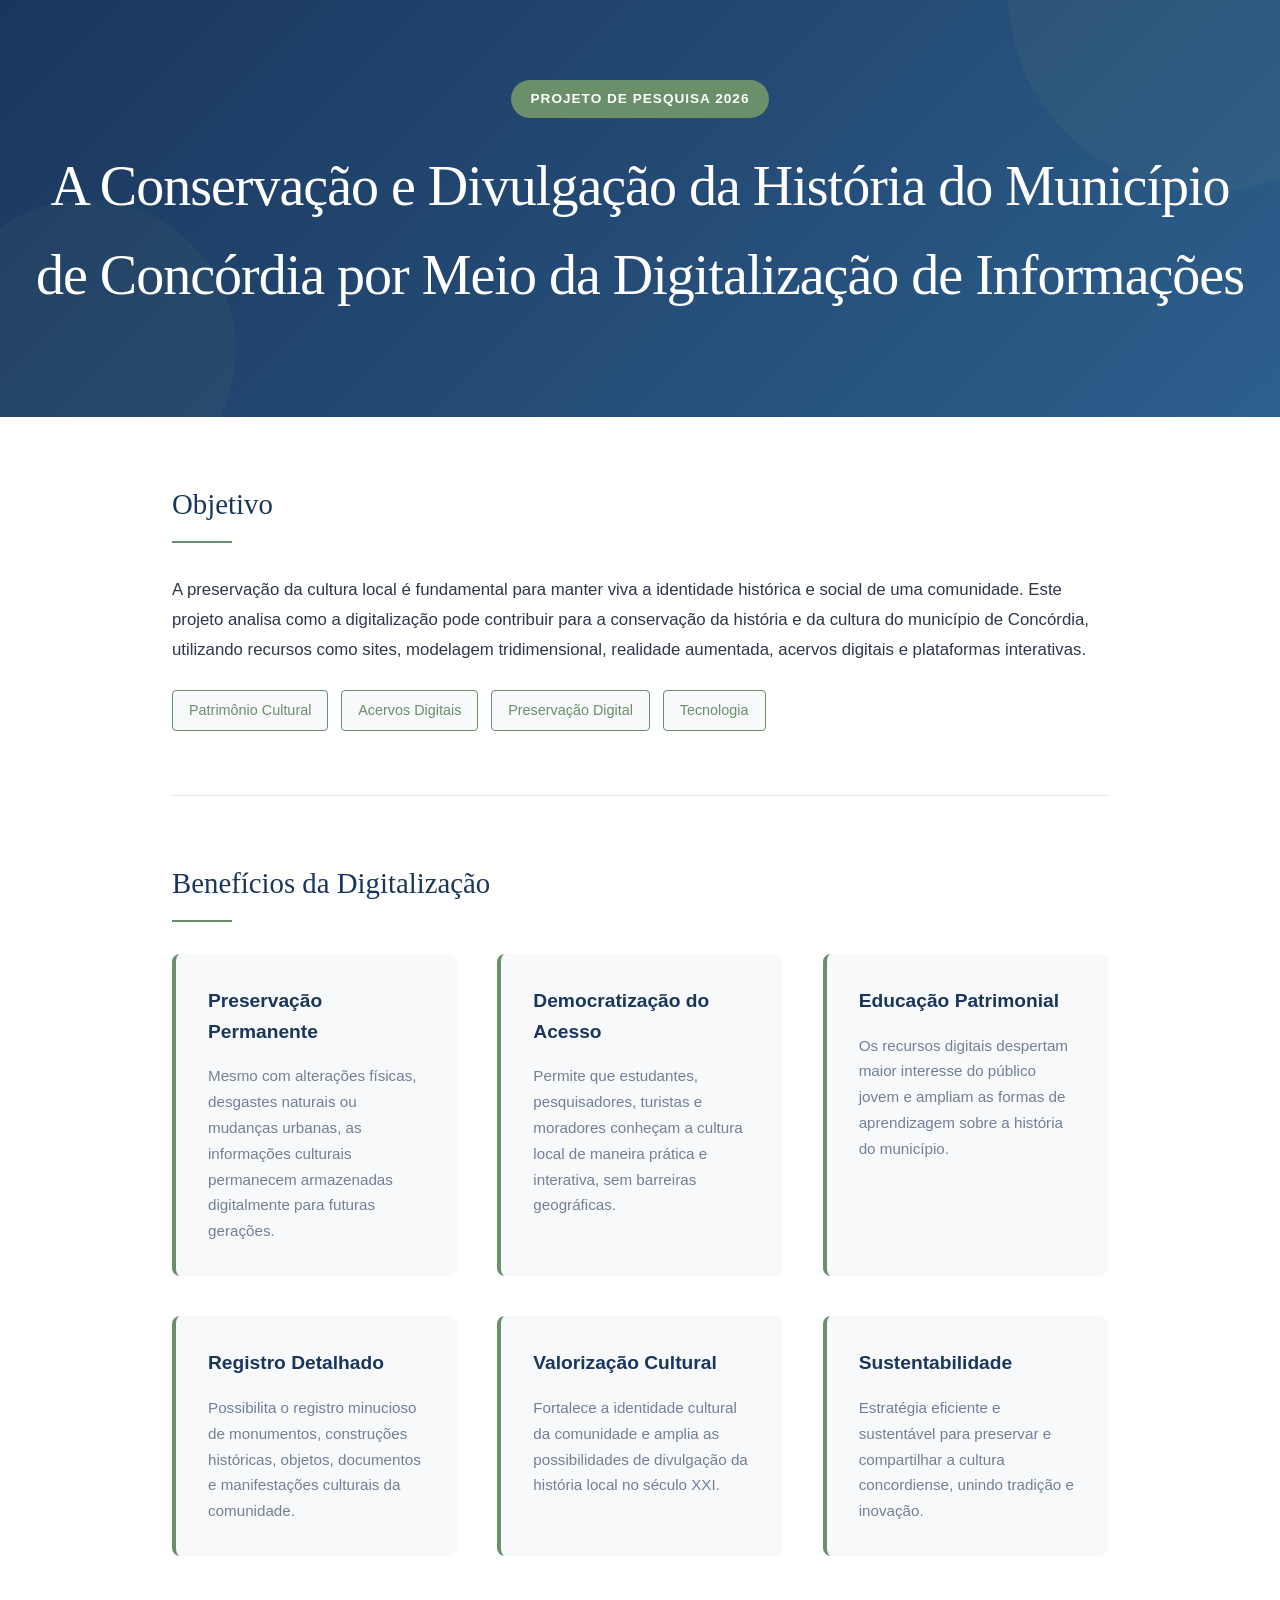
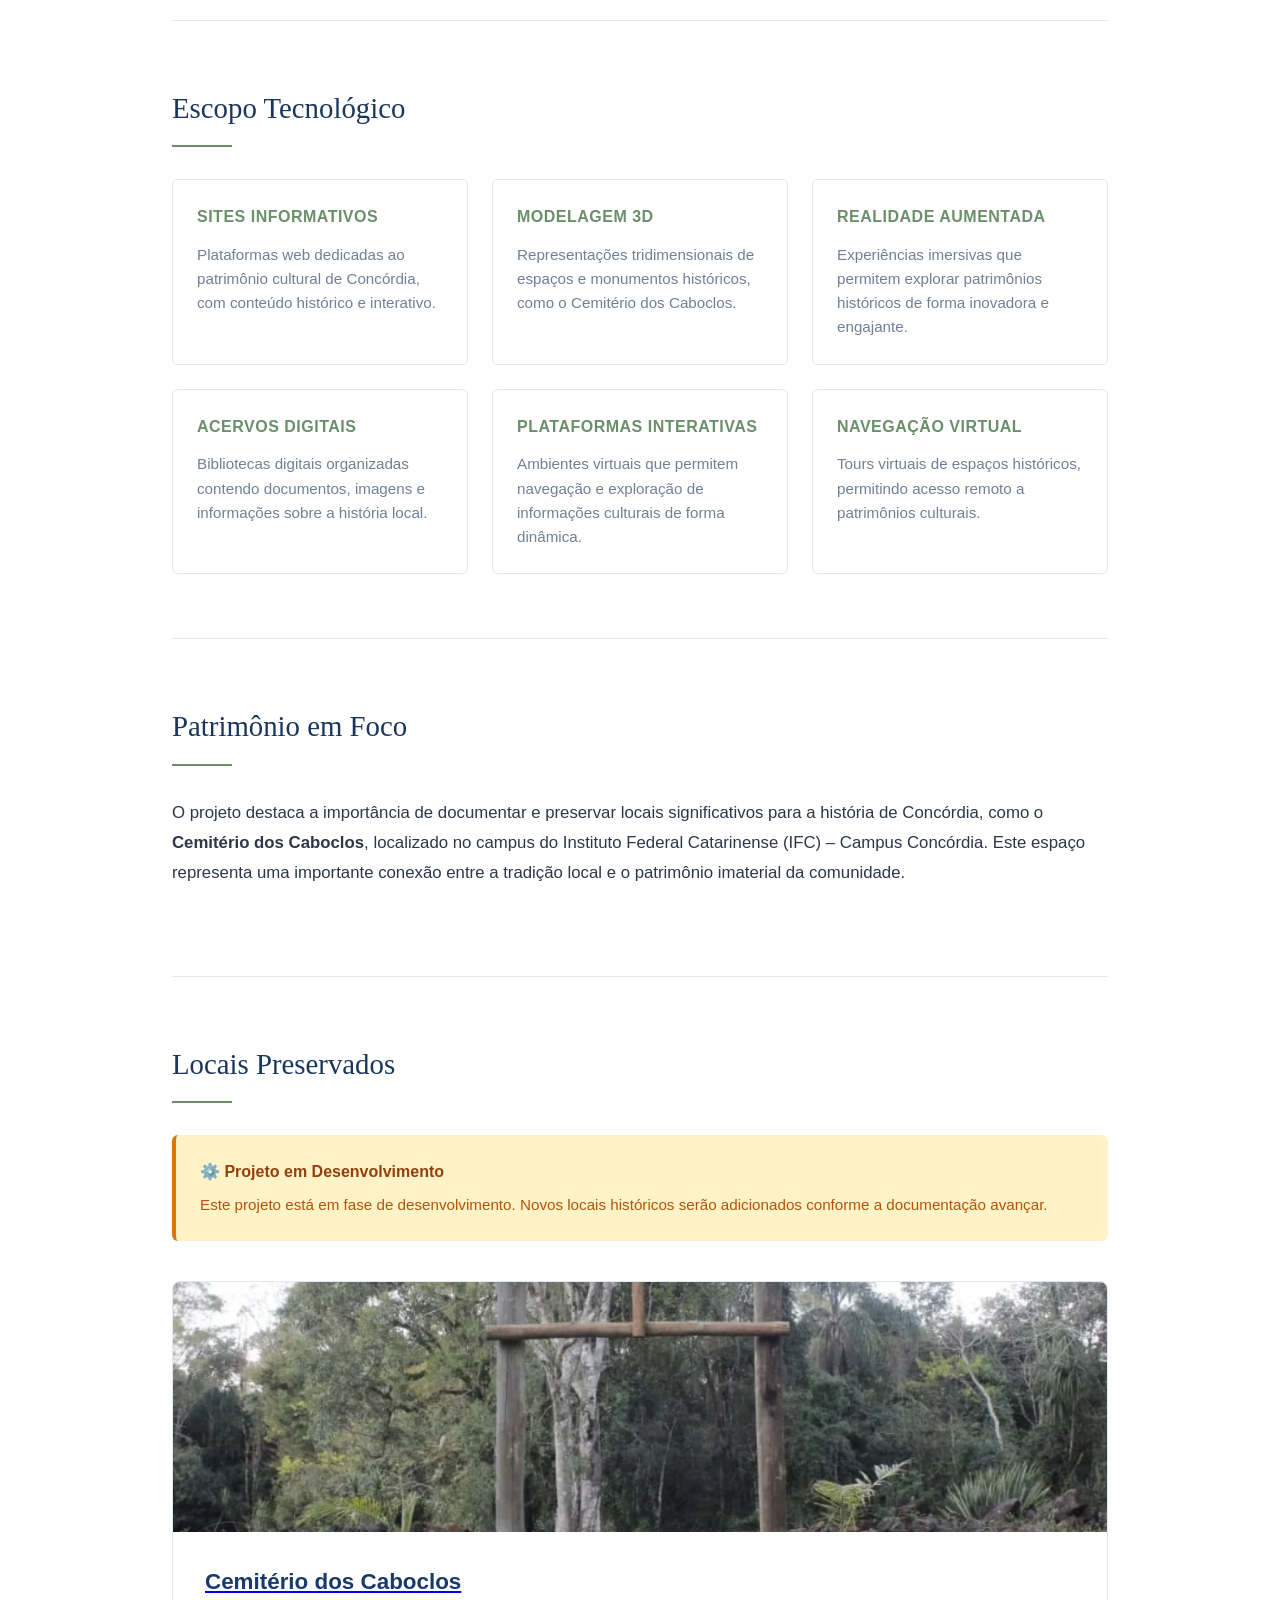
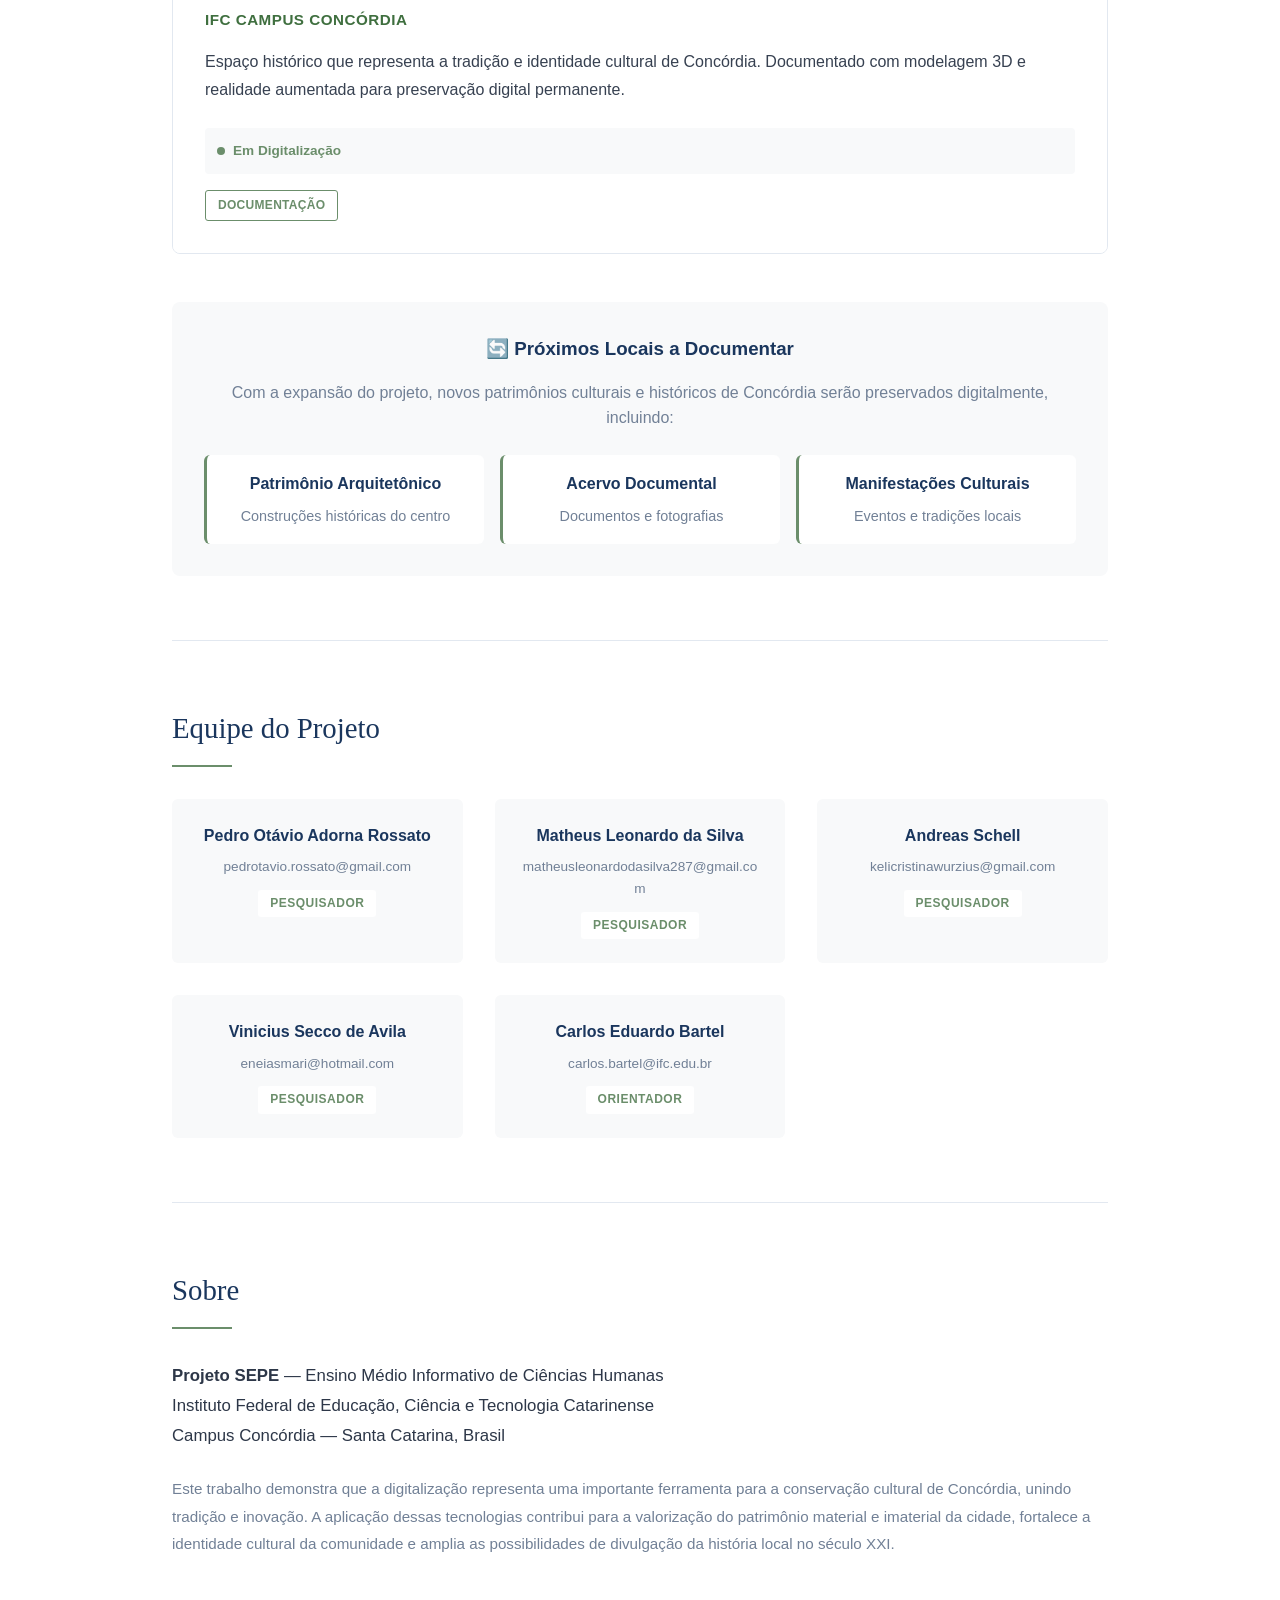
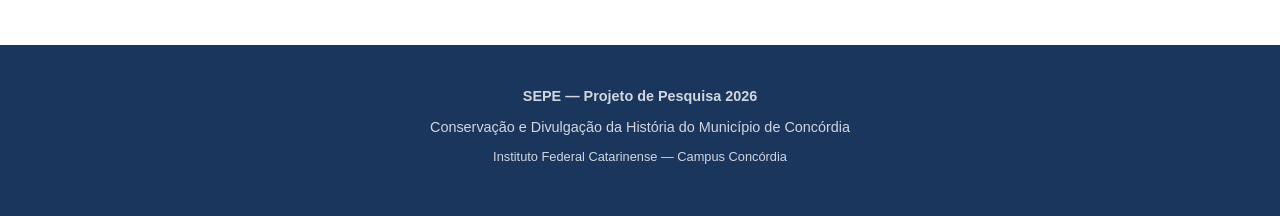
<file: index.html>
<!DOCTYPE html>
<html lang="pt-BR">
<head>
    <meta charset="UTF-8">
    <meta name="viewport" content="width=device-width, initial-scale=1.0">
    <title>SEPE - Conservação Digital da História de Concórdia</title>
    <link rel="stylesheet" href="pasta css/style.css">
</head>

<body>

    <header>
        <span class="header-badge">Projeto de Pesquisa 2026</span>

        <h1>A Conservação e Divulgação da História do Município de Concórdia
            por Meio da Digitalização de Informações</h1>
    </header>

    <main class="container">

        <section id="objetivo">
            <h2>Objetivo</h2>

            <p class="objective-text">
                A preservação da cultura local é fundamental para manter viva
                a identidade histórica e social de uma comunidade. Este projeto
                analisa como a digitalização pode contribuir para a conservação
                da história e da cultura do município de Concórdia, utilizando
                recursos como sites, modelagem tridimensional, realidade
                aumentada, acervos digitais e plataformas interativas.
            </p>

            <div class="keywords">
                <span class="keyword-tag">Patrimônio Cultural</span>
                <span class="keyword-tag">Acervos Digitais</span>
                <span class="keyword-tag">Preservação Digital</span>
                <span class="keyword-tag">Tecnologia</span>
            </div>
        </section>

        <section id="beneficios">
            <h2>Benefícios da Digitalização</h2>

            <div class="benefits-grid">

                <div class="benefit-card">
                    <h3>Preservação Permanente</h3>
                    <p>
                        Mesmo com alterações físicas, desgastes naturais ou
                        mudanças urbanas, as informações culturais permanecem
                        armazenadas digitalmente para futuras gerações.
                    </p>
                </div>

                <div class="benefit-card">
                    <h3>Democratização do Acesso</h3>
                    <p>
                        Permite que estudantes, pesquisadores, turistas e
                        moradores conheçam a cultura local de maneira prática
                        e interativa, sem barreiras geográficas.
                    </p>
                </div>

                <div class="benefit-card">
                    <h3>Educação Patrimonial</h3>
                    <p>
                        Os recursos digitais despertam maior interesse do
                        público jovem e ampliam as formas de aprendizagem
                        sobre a história do município.
                    </p>
                </div>

                <div class="benefit-card">
                    <h3>Registro Detalhado</h3>
                    <p>
                        Possibilita o registro minucioso de monumentos,
                        construções históricas, objetos, documentos e
                        manifestações culturais da comunidade.
                    </p>
                </div>

                <div class="benefit-card">
                    <h3>Valorização Cultural</h3>
                    <p>
                        Fortalece a identidade cultural da comunidade e amplia
                        as possibilidades de divulgação da história local no
                        século XXI.
                    </p>
                </div>

                <div class="benefit-card">
                    <h3>Sustentabilidade</h3>
                    <p>
                        Estratégia eficiente e sustentável para preservar e
                        compartilhar a cultura concordiense, unindo tradição
                        e inovação.
                    </p>
                </div>

            </div>
        </section>

        <section id="escopo">
            <h2>Escopo Tecnológico</h2>

            <div class="scope-list">

                <div class="scope-item">
                    <h4>Sites Informativos</h4>
                    <p>
                        Plataformas web dedicadas ao patrimônio cultural de
                        Concórdia, com conteúdo histórico e interativo.
                    </p>
                </div>

                <div class="scope-item">
                    <h4>Modelagem 3D</h4>
                    <p>
                        Representações tridimensionais de espaços e monumentos
                        históricos, como o Cemitério dos Caboclos.
                    </p>
                </div>

                <div class="scope-item">
                    <h4>Realidade Aumentada</h4>
                    <p>
                        Experiências imersivas que permitem explorar patrimônios
                        históricos de forma inovadora e engajante.
                    </p>
                </div>

                <div class="scope-item">
                    <h4>Acervos Digitais</h4>
                    <p>
                        Bibliotecas digitais organizadas contendo documentos,
                        imagens e informações sobre a história local.
                    </p>
                </div>

                <div class="scope-item">
                    <h4>Plataformas Interativas</h4>
                    <p>
                        Ambientes virtuais que permitem navegação e exploração
                        de informações culturais de forma dinâmica.
                    </p>
                </div>

                <div class="scope-item">
                    <h4>Navegação Virtual</h4>
                    <p>
                        Tours virtuais de espaços históricos, permitindo acesso
                        remoto a patrimônios culturais.
                    </p>
                </div>

            </div>
        </section>

        <section id="patrimonio">
            <h2>Patrimônio em Foco</h2>

            <p class="objective-text">
                O projeto destaca a importância de documentar e preservar
                locais significativos para a história de Concórdia, como o
                <strong>Cemitério dos Caboclos</strong>, localizado no campus
                do Instituto Federal Catarinense (IFC) – Campus Concórdia.
                Este espaço representa uma importante conexão entre a tradição
                local e o patrimônio imaterial da comunidade.
            </p>
        </section>

        <section id="locais-preservados">

            <h2>Locais Preservados</h2>

            <div class="development-notice">
                <p class="development-title">
                    ⚙️ Projeto em Desenvolvimento
                </p>

                <p class="development-text">
                    Este projeto está em fase de desenvolvimento. Novos locais
                    históricos serão adicionados conforme a documentação avançar.
                </p>
            </div>

            <div class="preserved-places-grid">

                <div class="place-card">

                    <div class="place-image">
                        <img
                            src="imagens/jpg_6979fb0d8ee38.jpeg"
                            alt="Cemitério dos Caboclos"
                        >
                    </div>

                    <div class="place-content">
                        <a href="paginas/cemiterio.html">
                        <h3>Cemitério dos Caboclos</h3>
                        </a>

                        <p class="place-location">
                            IFC Campus Concórdia
                        </p>

                        <p class="place-description">
                            Espaço histórico que representa a tradição e
                            identidade cultural de Concórdia. Documentado com
                            modelagem 3D e realidade aumentada para preservação
                            digital permanente.
                        </p>

                        <div class="place-status">
                            <span class="status-dot"></span>
                            Em Digitalização
                        </div>

                        <div class="place-techs">
                            <span class="tech-badge">Documentação</span>
                        </div>

                    </div>
                </div>

            </div>

            <div class="next-places">

                <h3 class="next-places-title">
                    🔄 Próximos Locais a Documentar
                </h3>

                <p class="next-places-description">
                    Com a expansão do projeto, novos patrimônios culturais e
                    históricos de Concórdia serão preservados digitalmente,
                    incluindo:
                </p>

                <div class="next-places-grid">

                    <div class="next-place-item">
                        <p class="next-place-title">
                            Patrimônio Arquitetônico
                        </p>

                        <p class="next-place-description">
                            Construções históricas do centro
                        </p>
                    </div>

                    <div class="next-place-item">
                        <p class="next-place-title">
                            Acervo Documental
                        </p>

                        <p class="next-place-description">
                            Documentos e fotografias
                        </p>
                    </div>

                    <div class="next-place-item">
                        <p class="next-place-title">
                            Manifestações Culturais
                        </p>

                        <p class="next-place-description">
                            Eventos e tradições locais
                        </p>
                    </div>

                </div>
            </div>

        </section>

        <section id="autores">
            <h2>Equipe do Projeto</h2>

            <div class="authors-grid">

                <div class="author-card">
                    <h4>Pedro Otávio Adorna Rossato</h4>
                    <p>pedrotavio.rossato@gmail.com</p>
                    <span class="author-role">Pesquisador</span>
                </div>

                <div class="author-card">
                    <h4>Matheus Leonardo da Silva</h4>
                    <p>matheusleonardodasilva287@gmail.com</p>
                    <span class="author-role">Pesquisador</span>
                </div>

                <div class="author-card">
                    <h4>Andreas Schell</h4>
                    <p>kelicristinawurzius@gmail.com</p>
                    <span class="author-role">Pesquisador</span>
                </div>

                <div class="author-card">
                    <h4>Vinicius Secco de Avila</h4>
                    <p>eneiasmari@hotmail.com</p>
                    <span class="author-role">Pesquisador</span>
                </div>

                <div class="author-card">
                    <h4>Carlos Eduardo Bartel</h4>
                    <p>carlos.bartel@ifc.edu.br</p>
                    <span class="author-role">Orientador</span>
                </div>

            </div>
        </section>

        <section id="sobre">
            <h2>Sobre</h2>

            <p class="objective-text">
                <strong>Projeto SEPE</strong> — Ensino Médio Informativo de
                Ciências Humanas<br>
                Instituto Federal de Educação, Ciência e Tecnologia
                Catarinense<br>
                Campus Concórdia — Santa Catarina, Brasil
            </p>

            <p class="objective-text about-description">
                Este trabalho demonstra que a digitalização representa uma
                importante ferramenta para a conservação cultural de Concórdia,
                unindo tradição e inovação. A aplicação dessas tecnologias
                contribui para a valorização do patrimônio material e imaterial
                da cidade, fortalece a identidade cultural da comunidade e
                amplia as possibilidades de divulgação da história local no
                século XXI.
            </p>
        </section>

    </main>

    <footer>

        <div class="footer-meta">

            <p>
                <strong>SEPE — Projeto de Pesquisa 2026</strong>
            </p>

            <p>
                Conservação e Divulgação da História do Município de Concórdia
            </p>

            <p class="footer-campus">
                Instituto Federal Catarinense — Campus Concórdia
            </p>

        </div>

    </footer>

</body>
</html>
</file>
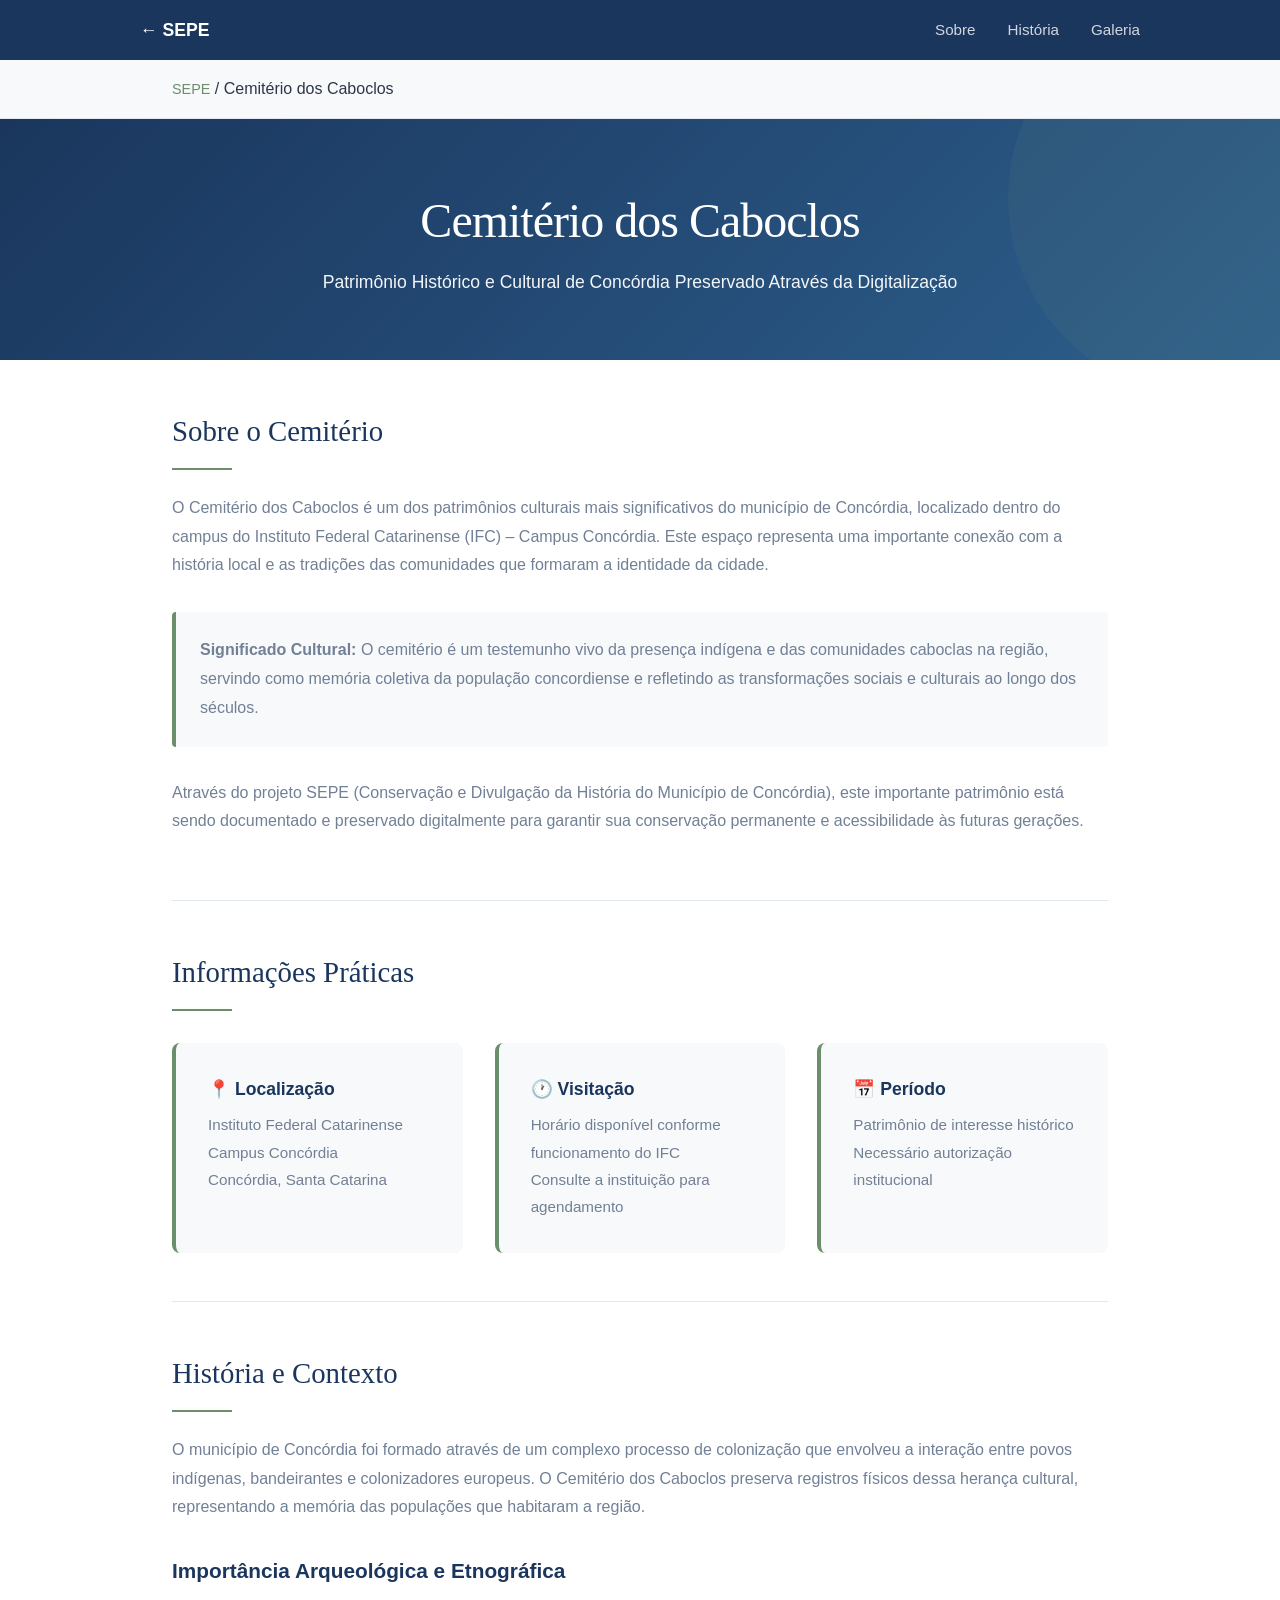
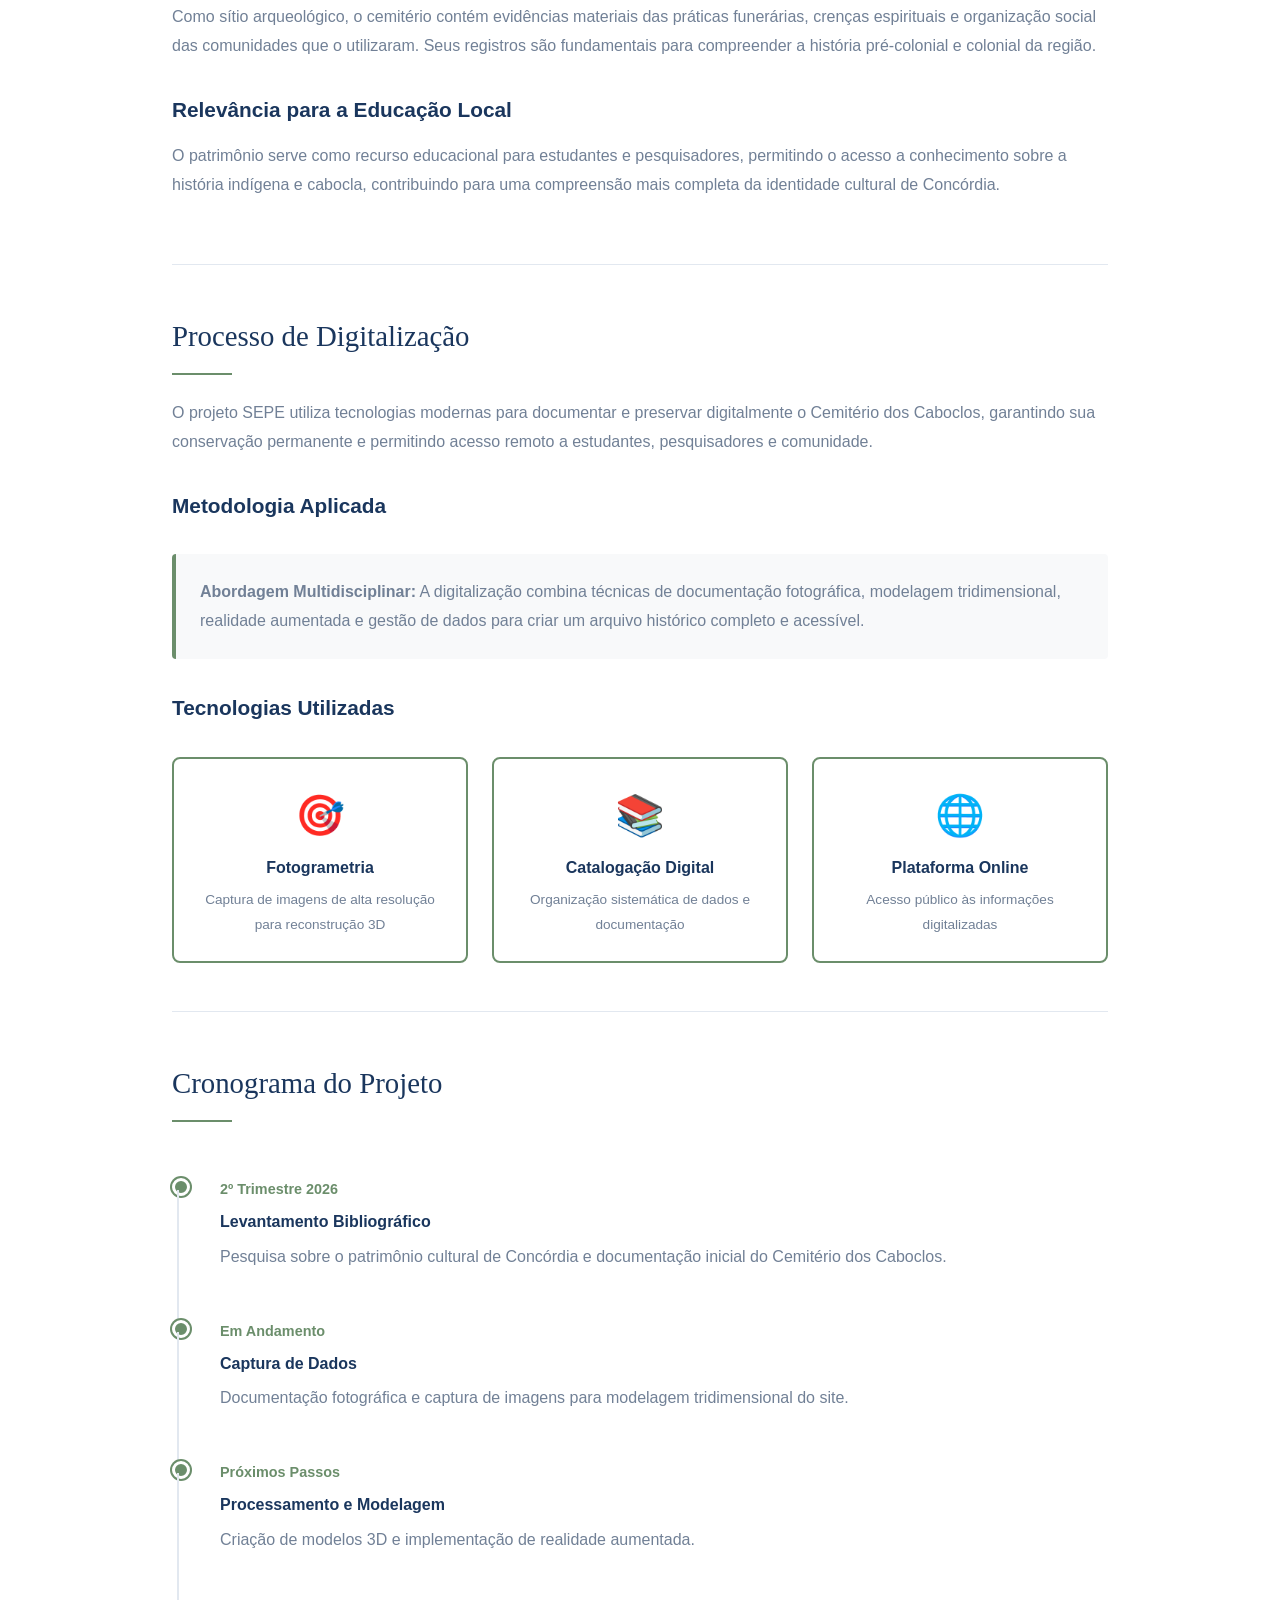
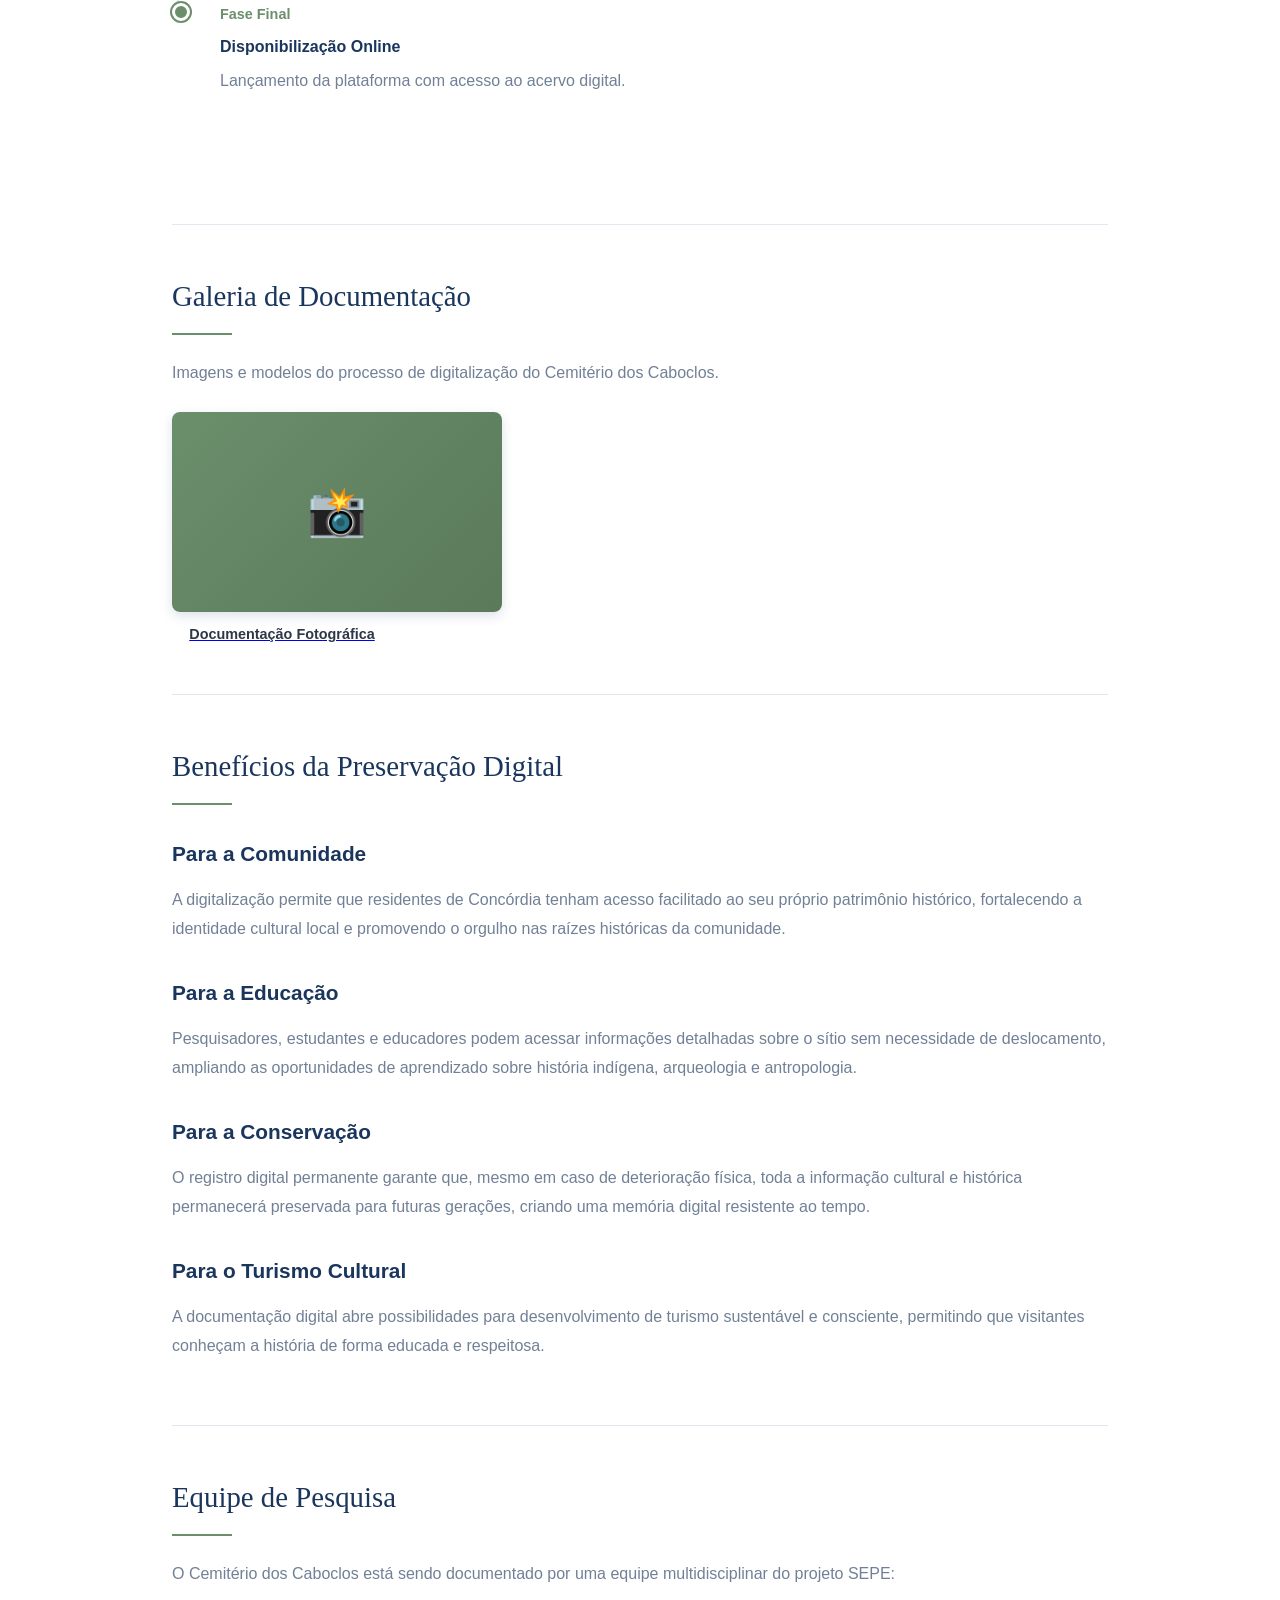
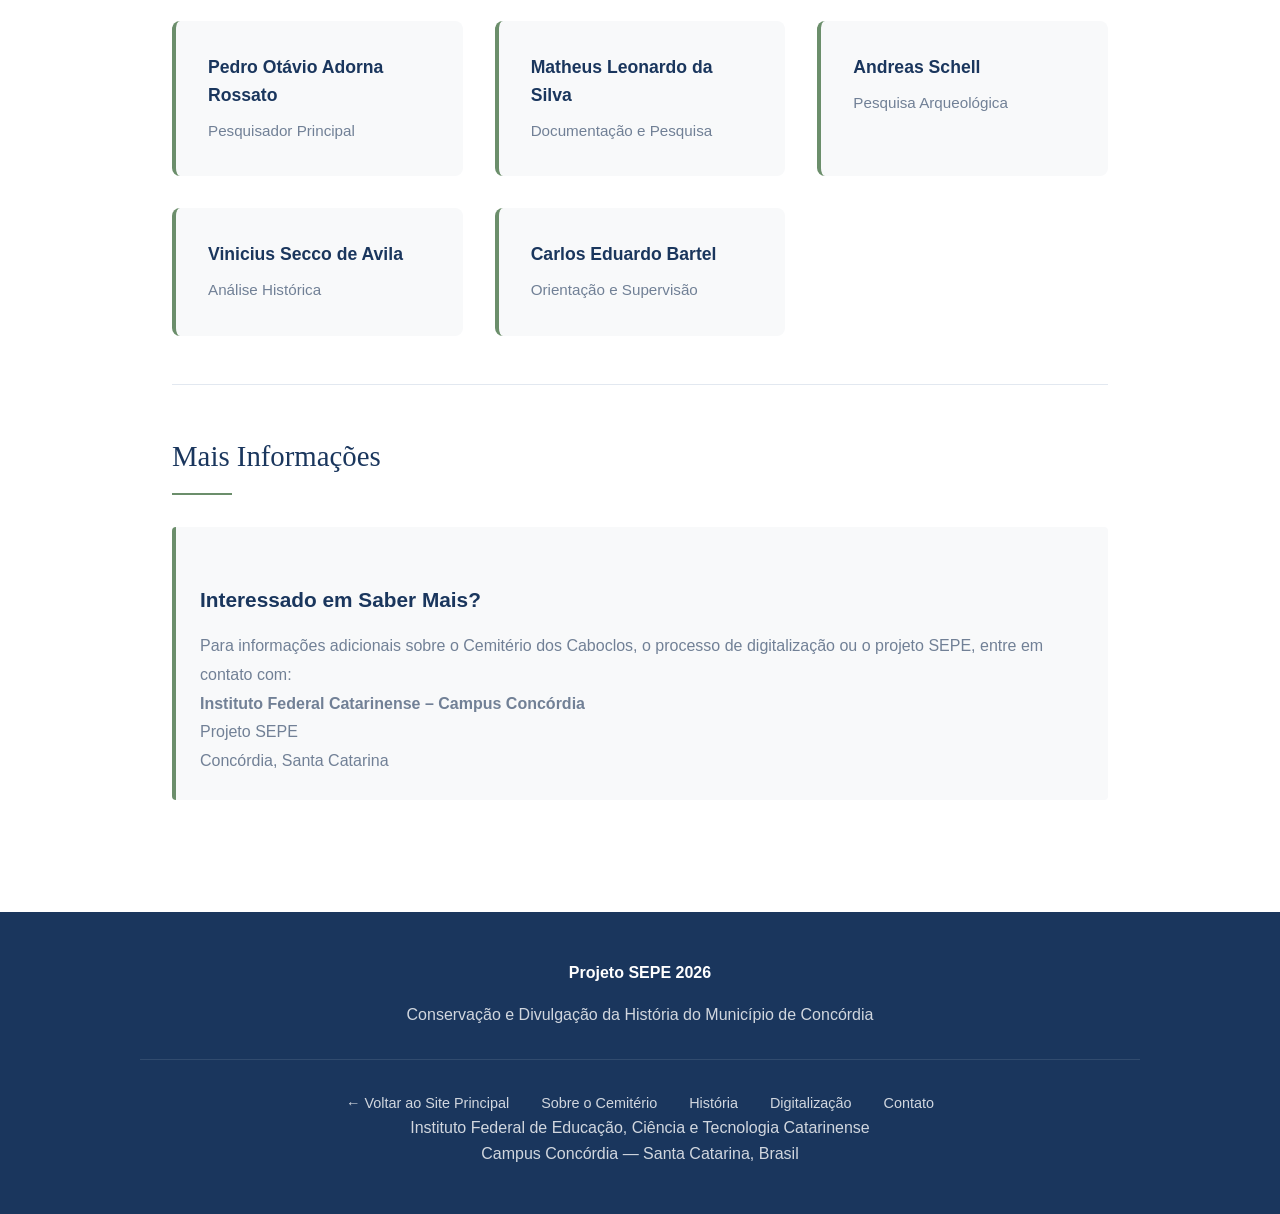
<file: paginas/cemiterio.html>
<!DOCTYPE html>
<html lang="pt-BR">
<head>
    <meta charset="UTF-8">
    <meta name="viewport" content="width=device-width, initial-scale=1.0">
    <title>Cemitério dos Caboclos - SEPE</title>
    <style>
        * {
            margin: 0;
            padding: 0;
            box-sizing: border-box;
        }

        :root {
            --dark-blue: #1a365d;
            --light-bg: #f8f9fa;
            --accent-green: #6b8e6b;
            --text-dark: #2d3748;
            --text-gray: #718096;
            --border-light: #e2e8f0;
        }

        body {
            font-family: -apple-system, BlinkMacSystemFont, 'Segoe UI', 'Helvetica Neue', sans-serif;
            color: var(--text-dark);
            line-height: 1.6;
            background-color: #ffffff;
        }

        /* Navegação */
        nav {
            background-color: var(--dark-blue);
            padding: 1rem 2rem;
            position: sticky;
            top: 0;
            z-index: 100;
        }

        .nav-container {
            max-width: 1000px;
            margin: 0 auto;
            display: flex;
            align-items: center;
            justify-content: space-between;
        }

        .nav-logo {
            color: white;
            font-weight: 600;
            text-decoration: none;
            font-size: 1.1rem;
        }

        .nav-links {
            display: flex;
            gap: 2rem;
            list-style: none;
        }

        .nav-links a {
            color: rgba(255, 255, 255, 0.8);
            text-decoration: none;
            font-size: 0.95rem;
            transition: color 0.3s ease;
        }

        .nav-links a:hover {
            color: white;
        }

        /* Header */
        header {
            background: linear-gradient(135deg, var(--dark-blue) 0%, #2d5f8d 100%);
            color: white;
            padding: 4rem 2rem;
            text-align: center;
            position: relative;
            overflow: hidden;
        }

        header::before {
            content: '';
            position: absolute;
            top: -50%;
            right: -10%;
            width: 400px;
            height: 400px;
            background-color: rgba(107, 142, 107, 0.1);
            border-radius: 50%;
            z-index: 1;
        }

        header > * {
            position: relative;
            z-index: 2;
        }

        header h1 {
            font-family: 'Georgia', serif;
            font-size: 3rem;
            font-weight: 300;
            margin-bottom: 0.5rem;
            letter-spacing: -1px;
        }

        header p {
            font-size: 1.1rem;
            color: rgba(255, 255, 255, 0.95);
            max-width: 700px;
            margin: 0 auto;
            font-weight: 300;
        }

        /* Breadcrumb */
        .breadcrumb {
            padding: 1rem 2rem;
            background-color: var(--light-bg);
            border-bottom: 1px solid var(--border-light);
        }

        .breadcrumb a {
            color: var(--accent-green);
            text-decoration: none;
            font-size: 0.9rem;
        }

        .breadcrumb a:hover {
            text-decoration: underline;
        }

        /* Container */
        .container {
            max-width: 1000px;
            margin: 0 auto;
            padding: 0 2rem;
        }

        /* Seções */
        section {
            padding: 3rem 0;
            border-bottom: 1px solid var(--border-light);
        }

        section:last-of-type {
            border-bottom: none;
        }

        section h2 {
            font-family: 'Georgia', serif;
            font-size: 1.8rem;
            font-weight: 400;
            color: var(--dark-blue);
            margin-bottom: 1.5rem;
            position: relative;
            padding-bottom: 1rem;
        }

        section h2::after {
            content: '';
            position: absolute;
            bottom: 0;
            left: 0;
            width: 60px;
            height: 2px;
            background-color: var(--accent-green);
        }

        section h3 {
            color: var(--dark-blue);
            font-size: 1.3rem;
            margin: 2rem 0 1rem 0;
            font-weight: 600;
        }

        section p {
            color: var(--text-gray);
            line-height: 1.8;
            margin-bottom: 1rem;
        }

        .highlight {
            background-color: var(--light-bg);
            border-left: 4px solid var(--accent-green);
            padding: 1.5rem;
            border-radius: 4px;
            margin: 2rem 0;
        }

        .highlight p {
            margin: 0;
        }

        /* GALERIA MENOR */
        .gallery {
            display: grid;
            grid-template-columns: repeat(auto-fit, minmax(180px, 220px));
            gap: 1.2rem;
            margin-top: 1.5rem;
        }

        .gallery-item {
            background: linear-gradient(
                135deg,
                var(--accent-green) 0%,
                #5a7a5a 100%
            );
            width: 150%;
            height: 200px;
            border-radius: 8px;
            display: flex;
            align-items: center;
            justify-content: center;
            font-size: 3rem;
            box-shadow: 0 4px 12px rgba(26, 54, 93, 0.15);
            transition: transform 0.3s ease;
        }

        .gallery-item:hover {
            transform: translateY(-4px);
        }

        .gallery-label {
            text-align: center;
            color: var(--text-dark);
            font-weight: 600;
            margin-top: 0.7rem;
            font-size: 0.9rem;
        }

        /* Info Cards */
        .info-grid {
            display: grid;
            grid-template-columns: repeat(auto-fit, minmax(250px, 1fr));
            gap: 2rem;
            margin-top: 2rem;
        }

        .info-card {
            padding: 2rem;
            background-color: var(--light-bg);
            border-radius: 8px;
            border-left: 4px solid var(--accent-green);
        }

        .info-card h4 {
            color: var(--dark-blue);
            margin-bottom: 0.5rem;
            font-size: 1.1rem;
        }

        .info-card p {
            font-size: 0.95rem;
            margin: 0;
        }

        /* Tech Stack */
        .tech-grid {
            display: grid;
            grid-template-columns: repeat(auto-fit, minmax(200px, 1fr));
            gap: 1.5rem;
            margin-top: 2rem;
        }

        .tech-card {
            padding: 1.5rem;
            border: 2px solid var(--accent-green);
            border-radius: 8px;
            text-align: center;
        }

        .tech-icon {
            font-size: 2.5rem;
            margin-bottom: 0.5rem;
        }

        .tech-card h4 {
            color: var(--dark-blue);
            font-size: 1rem;
            margin-bottom: 0.5rem;
        }

        .tech-card p {
            font-size: 0.85rem;
            margin: 0;
        }

        /* Timeline */
        .timeline {
            position: relative;
            padding: 2rem 0;
        }

        .timeline-item {
            padding-left: 3rem;
            padding-bottom: 2rem;
            position: relative;
        }

        .timeline-item::before {
            content: '';
            position: absolute;
            left: 0;
            top: 0;
            width: 12px;
            height: 12px;
            background-color: var(--accent-green);
            border-radius: 50%;
            border: 3px solid white;
            box-shadow: 0 0 0 2px var(--accent-green);
        }

        .timeline-item::after {
            content: '';
            position: absolute;
            left: 5px;
            top: 12px;
            width: 2px;
            height: calc(100% + 8px);
            background-color: var(--border-light);
        }

        .timeline-item:last-child::after {
            display: none;
        }

        .timeline-date {
            color: var(--accent-green);
            font-weight: 600;
            font-size: 0.9rem;
        }

        .timeline-title {
            color: var(--dark-blue);
            font-weight: 600;
            margin: 0.5rem 0;
        }

        /* Footer */
        footer {
            background-color: var(--dark-blue);
            color: rgba(255, 255, 255, 0.8);
            padding: 3rem 2rem;
            text-align: center;
            margin-top: 2rem;
        }

        .footer-content {
            max-width: 1000px;
            margin: 0 auto;
        }

        .footer-section {
            margin-bottom: 2rem;
        }

        .footer-section h4 {
            color: white;
            margin-bottom: 1rem;
        }

        .footer-links {
            display: flex;
            justify-content: center;
            gap: 2rem;
            flex-wrap: wrap;
            margin-top: 2rem;
            padding-top: 2rem;
            border-top: 1px solid rgba(255, 255, 255, 0.1);
        }

        .footer-links a {
            color: rgba(255, 255, 255, 0.8);
            text-decoration: none;
            font-size: 0.9rem;
        }

        .footer-links a:hover {
            color: white;
        }

        /* Responsivo */
        @media (max-width: 768px) {
            header h1 {
                font-size: 2rem;
            }

            .nav-links {
                gap: 1rem;
                font-size: 0.85rem;
            }

            section h2 {
                font-size: 1.5rem;
            }

            .container {
                padding: 0 1.5rem;
            }

            .gallery {
                grid-template-columns: repeat(auto-fit, minmax(160px, 200px));
            }

            .gallery-item {
                height: 140px;
                font-size: 2.5rem;
            }
        }

        @media (max-width: 480px) {
            header {
                padding: 2rem 1rem;
            }

            header h1 {
                font-size: 1.5rem;
            }

            .nav-container {
                flex-direction: column;
                gap: 1rem;
                text-align: center;
            }

            .nav-links {
                flex-direction: column;
                gap: 0.5rem;
            }

            section h2 {
                font-size: 1.3rem;
            }

            .info-grid,
            .tech-grid,
            .gallery {
                grid-template-columns: 1fr;
            }

            .gallery-item {
                height: 140px;
            }
        }

    </style>
</head>

<body>

    <nav>
        <div class="nav-container">
            <a href="../index.html" class="nav-logo">← SEPE</a>

            <ul class="nav-links">
                <li><a href="#introducao">Sobre</a></li>
                <li><a href="#historia">História</a></li>
                <li><a href="#galeria">Galeria</a></li>
            </ul>
        </div>
    </nav>

    <div class="breadcrumb">
        <div class="container">
            <a href="../index.html">SEPE</a>
            /
            <span>
                Cemitério dos Caboclos
            </span>
        </div>
    </div>

    <header>
        <h1>Cemitério dos Caboclos</h1>

        <p>
            Patrimônio Histórico e Cultural de Concórdia Preservado
            Através da Digitalização
        </p>
    </header>

    <main class="container">

        <section id="introducao">
            <h2>Sobre o Cemitério</h2>

            <p>
                O Cemitério dos Caboclos é um dos patrimônios culturais mais
                significativos do município de Concórdia, localizado dentro
                do campus do Instituto Federal Catarinense (IFC) – Campus
                Concórdia. Este espaço representa uma importante conexão com
                a história local e as tradições das comunidades que formaram
                a identidade da cidade.
            </p>

            <div class="highlight">
                <p>
                    <strong>Significado Cultural:</strong>
                    O cemitério é um testemunho vivo da presença indígena e
                    das comunidades caboclas na região, servindo como memória
                    coletiva da população concordiense e refletindo as
                    transformações sociais e culturais ao longo dos séculos.
                </p>
            </div>

            <p>
                Através do projeto SEPE (Conservação e Divulgação da História
                do Município de Concórdia), este importante patrimônio está
                sendo documentado e preservado digitalmente para garantir sua
                conservação permanente e acessibilidade às futuras gerações.
            </p>
        </section>

        <section id="informacoes-praticas">
            <h2>Informações Práticas</h2>

            <div class="info-grid">

                <div class="info-card">
                    <h4>📍 Localização</h4>
                    <p>
                        Instituto Federal Catarinense<br>
                        Campus Concórdia<br>
                        Concórdia, Santa Catarina
                    </p>
                </div>

                <div class="info-card">
                    <h4>🕐 Visitação</h4>
                    <p>
                        Horário disponível conforme funcionamento do IFC<br>
                        Consulte a instituição para agendamento
                    </p>
                </div>

                <div class="info-card">
                    <h4>📅 Período</h4>
                    <p>
                        Patrimônio de interesse histórico<br>
                        Necessário autorização institucional
                    </p>
                </div>

            </div>
        </section>

        <section id="historia">
            <h2>História e Contexto</h2>

            <p>
                O município de Concórdia foi formado através de um complexo
                processo de colonização que envolveu a interação entre povos
                indígenas, bandeirantes e colonizadores europeus. O Cemitério
                dos Caboclos preserva registros físicos dessa herança cultural,
                representando a memória das populações que habitaram a região.
            </p>

            <h3>Importância Arqueológica e Etnográfica</h3>

            <p>
                Como sítio arqueológico, o cemitério contém evidências
                materiais das práticas funerárias, crenças espirituais e
                organização social das comunidades que o utilizaram. Seus
                registros são fundamentais para compreender a história
                pré-colonial e colonial da região.
            </p>

            <h3>Relevância para a Educação Local</h3>

            <p>
                O patrimônio serve como recurso educacional para estudantes
                e pesquisadores, permitindo o acesso a conhecimento sobre a
                história indígena e cabocla, contribuindo para uma compreensão
                mais completa da identidade cultural de Concórdia.
            </p>
        </section>

        <section id="digitalizacao">
            <h2>Processo de Digitalização</h2>

            <p>
                O projeto SEPE utiliza tecnologias modernas para documentar
                e preservar digitalmente o Cemitério dos Caboclos, garantindo
                sua conservação permanente e permitindo acesso remoto a
                estudantes, pesquisadores e comunidade.
            </p>

            <h3>Metodologia Aplicada</h3>

            <div class="highlight">
                <p>
                    <strong>Abordagem Multidisciplinar:</strong>
                    A digitalização combina técnicas de documentação
                    fotográfica, modelagem tridimensional, realidade
                    aumentada e gestão de dados para criar um arquivo
                    histórico completo e acessível.
                </p>
            </div>

            <h3>Tecnologias Utilizadas</h3>

            <div class="tech-grid">

                <div class="tech-card">
                    <div class="tech-icon">🎯</div>
                    <h4>Fotogrametria</h4>
                    <p>
                        Captura de imagens de alta resolução para
                        reconstrução 3D
                    </p>
                </div>

                <div class="tech-card">
                    <div class="tech-icon">📚</div>
                    <h4>Catalogação Digital</h4>
                    <p>
                        Organização sistemática de dados e documentação
                    </p>
                </div>

                <div class="tech-card">
                    <div class="tech-icon">🌐</div>
                    <h4>Plataforma Online</h4>
                    <p>
                        Acesso público às informações digitalizadas
                    </p>
                </div>

            </div>
        </section>

        <section id="timeline">
            <h2>Cronograma do Projeto</h2>

            <div class="timeline">

                <div class="timeline-item">
                    <div class="timeline-date">
                        2º Trimestre 2026
                    </div>

                    <div class="timeline-title">
                        Levantamento Bibliográfico
                    </div>

                    <p>
                        Pesquisa sobre o patrimônio cultural de Concórdia e
                        documentação inicial do Cemitério dos Caboclos.
                    </p>
                </div>

                <div class="timeline-item">
                    <div class="timeline-date">
                        Em Andamento
                    </div>

                    <div class="timeline-title">
                        Captura de Dados
                    </div>

                    <p>
                        Documentação fotográfica e captura de imagens para
                        modelagem tridimensional do site.
                    </p>
                </div>

                <div class="timeline-item">
                    <div class="timeline-date">
                        Próximos Passos
                    </div>

                    <div class="timeline-title">
                        Processamento e Modelagem
                    </div>

                    <p>
                        Criação de modelos 3D e implementação de realidade
                        aumentada.
                    </p>
                </div>

                <div class="timeline-item">
                    <div class="timeline-date">
                        Fase Final
                    </div>

                    <div class="timeline-title">
                        Disponibilização Online
                    </div>

                    <p>
                        Lançamento da plataforma com acesso ao acervo digital.
                    </p>
                </div>

            </div>
        </section>

        <section id="galeria">

            <h2>Galeria de Documentação</h2>

            <p>
                Imagens e modelos do processo de digitalização do
                Cemitério dos Caboclos.
            </p>

            <div class="gallery">

                <div>
                    <div class="gallery-item">
                        📸
                    </div>

                    <a href="imagens_cemiterio.html">
                        <div class="gallery-label">
                            Documentação Fotográfica
                        </div>
                    </a>
                </div>

            </div>

        </section>

        <section id="beneficios-preservacao">

            <h2>Benefícios da Preservação Digital</h2>

            <h3>Para a Comunidade</h3>

            <p>
                A digitalização permite que residentes de Concórdia tenham
                acesso facilitado ao seu próprio patrimônio histórico,
                fortalecendo a identidade cultural local e promovendo o
                orgulho nas raízes históricas da comunidade.
            </p>

            <h3>Para a Educação</h3>

            <p>
                Pesquisadores, estudantes e educadores podem acessar
                informações detalhadas sobre o sítio sem necessidade de
                deslocamento, ampliando as oportunidades de aprendizado
                sobre história indígena, arqueologia e antropologia.
            </p>

            <h3>Para a Conservação</h3>

            <p>
                O registro digital permanente garante que, mesmo em caso
                de deterioração física, toda a informação cultural e
                histórica permanecerá preservada para futuras gerações,
                criando uma memória digital resistente ao tempo.
            </p>

            <h3>Para o Turismo Cultural</h3>

            <p>
                A documentação digital abre possibilidades para
                desenvolvimento de turismo sustentável e consciente,
                permitindo que visitantes conheçam a história de forma
                educada e respeitosa.
            </p>

        </section>

        <section id="equipe">

            <h2>Equipe de Pesquisa</h2>

            <p>
                O Cemitério dos Caboclos está sendo documentado por uma
                equipe multidisciplinar do projeto SEPE:
            </p>

            <div class="info-grid">

                <div class="info-card">
                    <h4>Pedro Otávio Adorna Rossato</h4>
                    <p>Pesquisador Principal</p>
                </div>

                <div class="info-card">
                    <h4>Matheus Leonardo da Silva</h4>
                    <p>Documentação e Pesquisa</p>
                </div>

                <div class="info-card">
                    <h4>Andreas Schell</h4>
                    <p>Pesquisa Arqueológica</p>
                </div>

                <div class="info-card">
                    <h4>Vinicius Secco de Avila</h4>
                    <p>Análise Histórica</p>
                </div>

                <div class="info-card">
                    <h4>Carlos Eduardo Bartel</h4>
                    <p>Orientação e Supervisão</p>
                </div>

            </div>

        </section>

        <section id="contato">

            <h2>Mais Informações</h2>

            <div class="highlight">

                <h3>
                    Interessado em Saber Mais?
                </h3>

                <p>
                    Para informações adicionais sobre o Cemitério dos
                    Caboclos, o processo de digitalização ou o projeto SEPE,
                    entre em contato com:
                </p>

                <p>
                    <strong>
                        Instituto Federal Catarinense – Campus Concórdia
                    </strong><br>
                    Projeto SEPE<br>
                    Concórdia, Santa Catarina
                </p>

            </div>

        </section>

    </main>

    <footer>

        <div class="footer-content">

            <div class="footer-section">

                <h4>Projeto SEPE 2026</h4>

                <p>
                    Conservação e Divulgação da História do Município
                    de Concórdia
                </p>

            </div>

            <div class="footer-links">

                <a href="../index.html">
                    ← Voltar ao Site Principal
                </a>

                <a href="#introducao">
                    Sobre o Cemitério
                </a>

                <a href="#historia">
                    História
                </a>

                <a href="#digitalizacao">
                    Digitalização
                </a>

                <a href="#contato">
                    Contato
                </a>

            </div>

            <p>
                Instituto Federal de Educação, Ciência e Tecnologia Catarinense<br>
                Campus Concórdia — Santa Catarina, Brasil
            </p>

        </div>

    </footer>

</body>
</html>
</file>
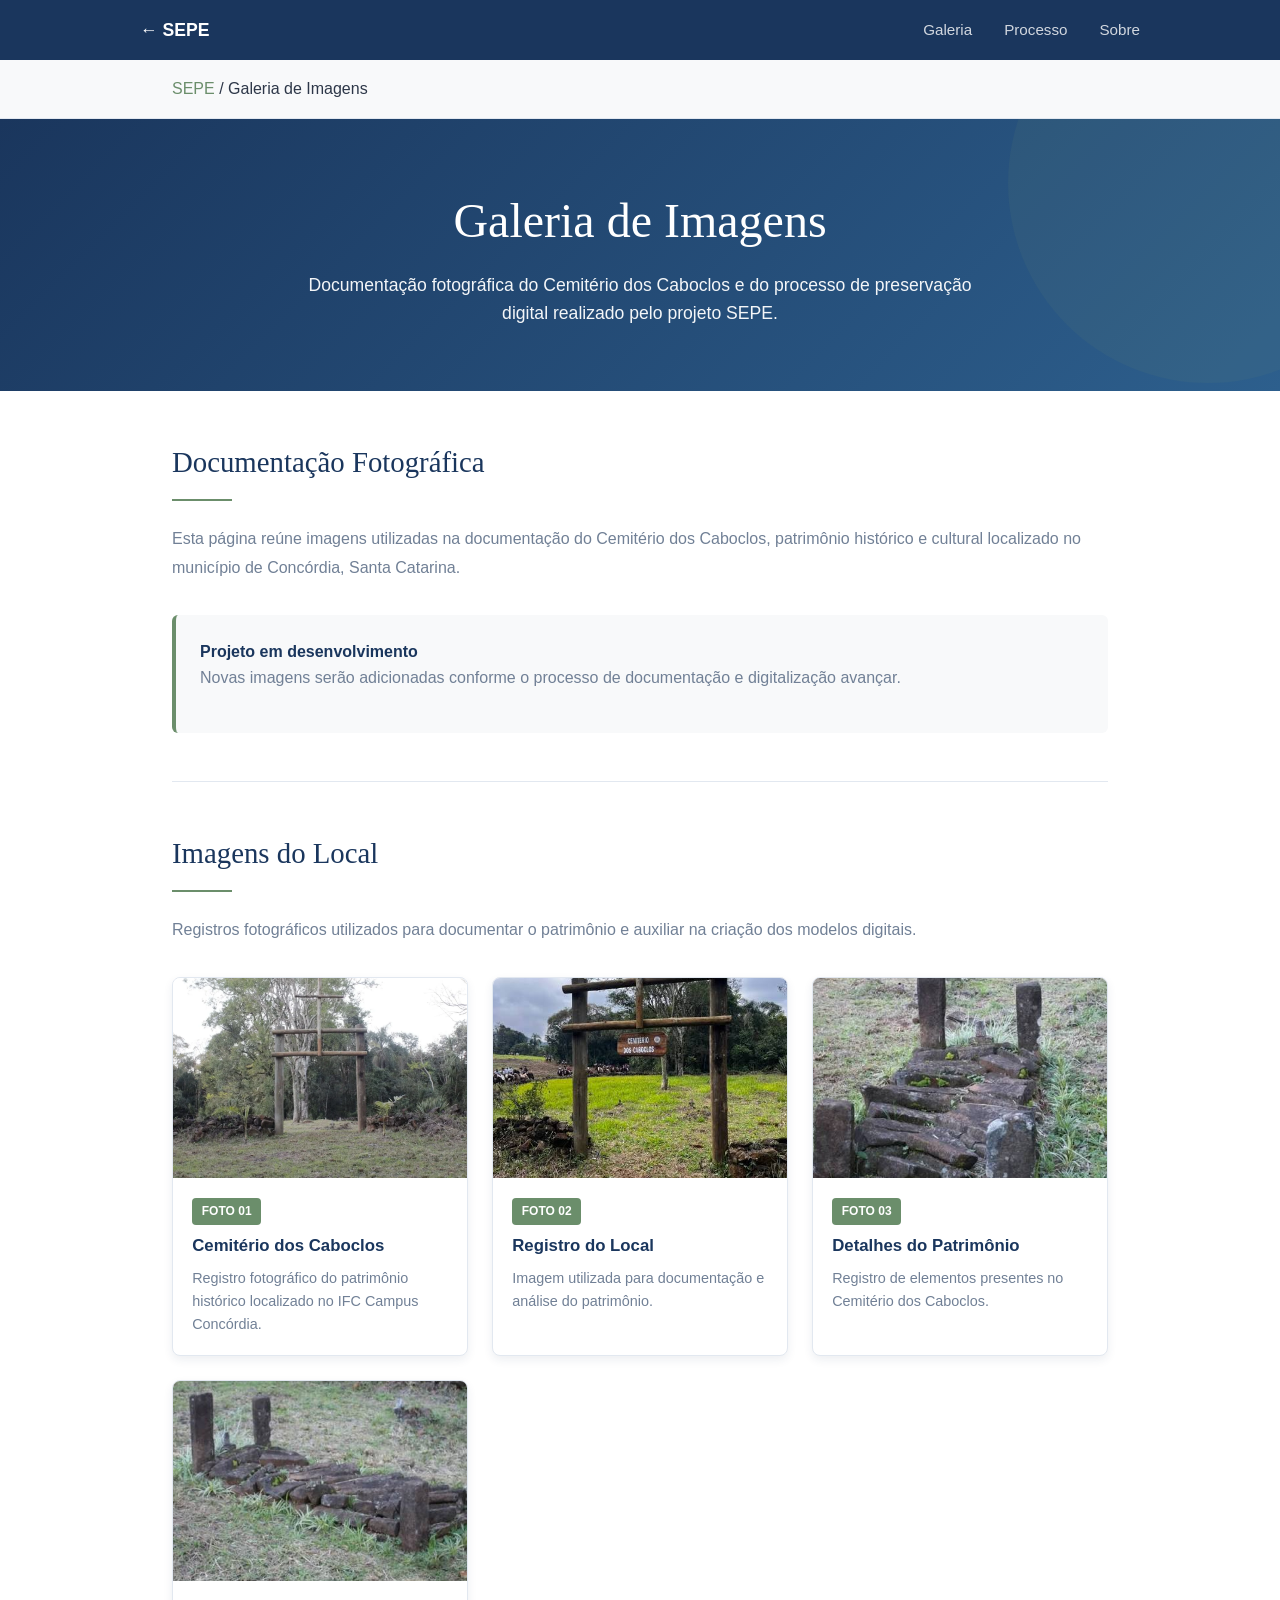
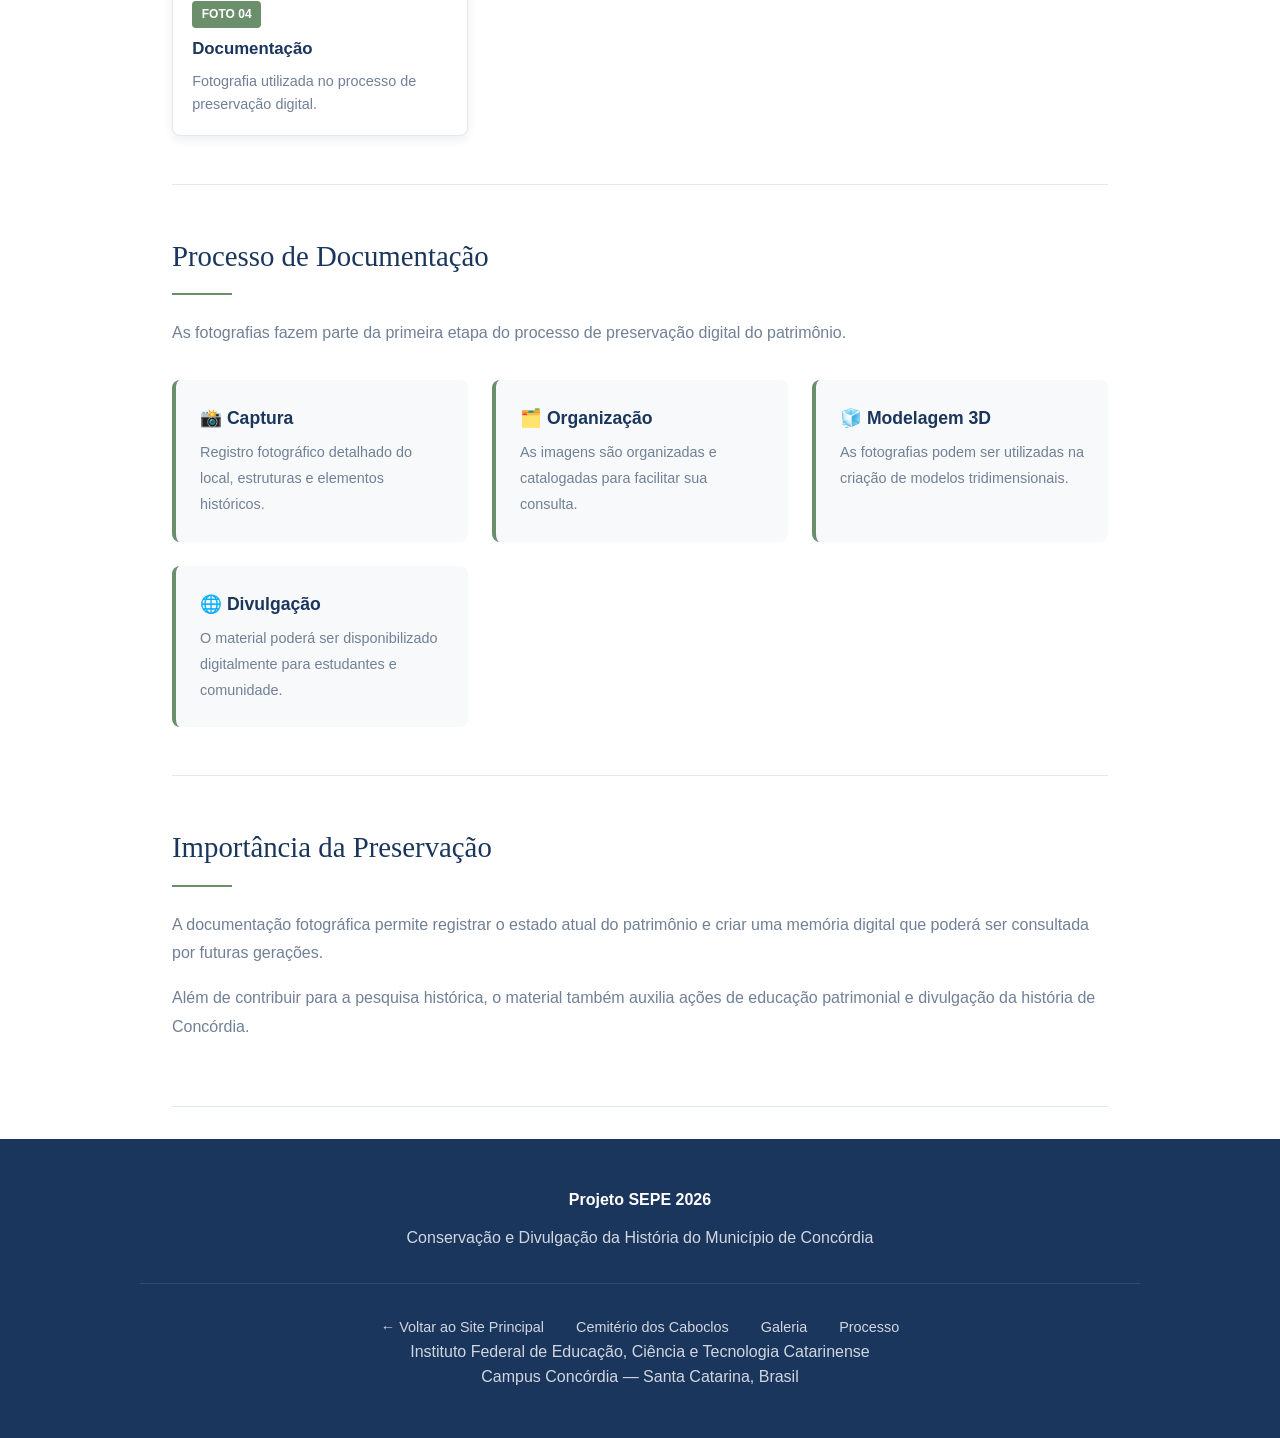
<file: paginas/imagens_cemiterio.html>
<!DOCTYPE html>
<html lang="pt-BR">
<head>
    <meta charset="UTF-8">
    <meta name="viewport" content="width=device-width, initial-scale=1.0">
    <title>Galeria de Imagens - Cemitério dos Caboclos | SEPE</title>
    <style>
        * {
            margin: 0;
            padding: 0;
            box-sizing: border-box;
        }

        :root {
            --dark-blue: #1a365d;
            --light-bg: #f8f9fa;
            --accent-green: #6b8e6b;
            --text-dark: #2d3748;
            --text-gray: #718096;
            --border-light: #e2e8f0;
        }

        body {
            font-family: -apple-system, BlinkMacSystemFont, 'Segoe UI',
                'Helvetica Neue', sans-serif;
            color: var(--text-dark);
            line-height: 1.6;
            background-color: #ffffff;
        }

        /* =========================
           NAVEGAÇÃO
        ========================= */

        nav {
            background-color: var(--dark-blue);
            padding: 1rem 2rem;
            position: sticky;
            top: 0;
            z-index: 100;
        }

        .nav-container {
            max-width: 1000px;
            margin: 0 auto;

            display: flex;
            align-items: center;
            justify-content: space-between;
        }

        .nav-logo {
            color: white;
            font-weight: 600;
            text-decoration: none;
            font-size: 1.1rem;
        }

        .nav-links {
            display: flex;
            gap: 2rem;
            list-style: none;
        }

        .nav-links a {
            color: rgba(255, 255, 255, 0.8);
            text-decoration: none;
            font-size: 0.95rem;
            transition: 0.3s;
        }

        .nav-links a:hover {
            color: white;
        }

        /* =========================
           BREADCRUMB
        ========================= */

        .breadcrumb {
            padding: 1rem 2rem;
            background-color: var(--light-bg);
            border-bottom: 1px solid var(--border-light);
        }

        .breadcrumb .container {
            max-width: 1000px;
            margin: auto;
        }

        .breadcrumb a {
            color: var(--accent-green);
            text-decoration: none;
        }

        .breadcrumb a:hover {
            text-decoration: underline;
        }

        /* =========================
           HEADER
        ========================= */

        header {
            background: linear-gradient(
                135deg,
                var(--dark-blue) 0%,
                #2d5f8d 100%
            );

            color: white;
            padding: 4rem 2rem;
            text-align: center;

            position: relative;
            overflow: hidden;
        }

        header::before {
            content: '';

            position: absolute;
            top: -50%;
            right: -10%;

            width: 400px;
            height: 400px;

            background-color: rgba(107, 142, 107, 0.1);

            border-radius: 50%;
        }

        header h1 {
            position: relative;
            z-index: 2;

            font-family: Georgia, serif;
            font-size: 3rem;
            font-weight: 300;

            margin-bottom: 0.7rem;
        }

        header p {
            position: relative;
            z-index: 2;

            max-width: 700px;
            margin: auto;

            font-size: 1.1rem;
            color: rgba(255, 255, 255, 0.95);
        }

        /* =========================
           CONTAINER
        ========================= */

        .container {
            max-width: 1000px;
            margin: auto;
            padding: 0 2rem;
        }

        /* =========================
           SEÇÕES
        ========================= */

        section {
            padding: 3rem 0;
            border-bottom: 1px solid var(--border-light);
        }

        section h2 {
            font-family: Georgia, serif;
            font-size: 1.8rem;
            font-weight: 400;

            color: var(--dark-blue);

            margin-bottom: 1.5rem;

            position: relative;
            padding-bottom: 1rem;
        }

        section h2::after {
            content: '';

            position: absolute;
            bottom: 0;
            left: 0;

            width: 60px;
            height: 2px;

            background-color: var(--accent-green);
        }

        section p {
            color: var(--text-gray);
            line-height: 1.8;
            margin-bottom: 1rem;
        }

        /* =========================
           AVISO
        ========================= */

        .notice {
            background-color: var(--light-bg);

            border-left: 4px solid var(--accent-green);

            padding: 1.5rem;

            border-radius: 6px;

            margin-top: 2rem;
        }

        .notice strong {
            color: var(--dark-blue);
        }

        /* =========================
           GALERIA
        ========================= */

        .gallery {
            display: grid;

            grid-template-columns:
                repeat(auto-fit, minmax(220px, 1fr));

            gap: 1.5rem;

            margin-top: 2rem;
        }

        .gallery-card {
            background-color: white;

            border: 1px solid var(--border-light);

            border-radius: 8px;

            overflow: hidden;

            box-shadow:
                0 4px 10px rgba(26, 54, 93, 0.08);

            transition:
                transform 0.3s ease,
                box-shadow 0.3s ease;
        }

        .gallery-card:hover {
            transform: translateY(-4px);

            box-shadow:
                0 8px 18px rgba(26, 54, 93, 0.15);
        }

        .gallery-image {
            width: 100%;
            height: 200px;

            object-fit: cover;

            display: block;

            background: linear-gradient(
                135deg,
                var(--accent-green),
                #5a7a5a
            );
        }

        .gallery-info {
            padding: 1.2rem;
        }

        .gallery-info h3 {
            color: var(--dark-blue);

            font-size: 1.05rem;

            margin-bottom: 0.4rem;
        }

        .gallery-info p {
            color: var(--text-gray);

            font-size: 0.9rem;

            line-height: 1.6;

            margin: 0;
        }

        /* =========================
           LEGENDA
        ========================= */

        .photo-number {
            display: inline-block;

            background-color: var(--accent-green);

            color: white;

            padding: 0.25rem 0.6rem;

            border-radius: 4px;

            font-size: 0.75rem;

            font-weight: 600;

            margin-bottom: 0.5rem;
        }

        /* =========================
           PROCESSO
        ========================= */

        .process-grid {
            display: grid;

            grid-template-columns:
                repeat(auto-fit, minmax(220px, 1fr));

            gap: 1.5rem;

            margin-top: 2rem;
        }

        .process-card {
            padding: 1.5rem;

            background-color: var(--light-bg);

            border-radius: 8px;

            border-left: 4px solid var(--accent-green);
        }

        .process-card h3 {
            color: var(--dark-blue);

            font-size: 1.1rem;

            margin-bottom: 0.5rem;
        }

        .process-card p {
            font-size: 0.9rem;

            margin: 0;
        }

        /* =========================
           FOOTER
        ========================= */

        footer {
            background-color: var(--dark-blue);

            color: rgba(255, 255, 255, 0.8);

            padding: 3rem 2rem;

            text-align: center;

            margin-top: 2rem;
        }

        .footer-content {
            max-width: 1000px;
            margin: auto;
        }

        .footer-content h4 {
            color: white;
            margin-bottom: 0.8rem;
        }

        .footer-links {
            display: flex;

            justify-content: center;

            gap: 2rem;

            flex-wrap: wrap;

            margin-top: 2rem;

            padding-top: 2rem;

            border-top:
                1px solid rgba(255, 255, 255, 0.1);
        }

        .footer-links a {
            color: rgba(255, 255, 255, 0.8);

            text-decoration: none;

            font-size: 0.9rem;
        }

        .footer-links a:hover {
            color: white;
        }

        /* =========================
           RESPONSIVO
        ========================= */

        @media (max-width: 768px) {

            header {
                padding: 3rem 1.5rem;
            }

            header h1 {
                font-size: 2.2rem;
            }

            .nav-links {
                gap: 1rem;
            }

            .gallery {
                grid-template-columns: repeat(2, 1fr);
            }

            .gallery-image {
                height: 170px;
            }
        }

        @media (max-width: 480px) {

            header {
                padding: 2.5rem 1rem;
            }

            header h1 {
                font-size: 1.7rem;
            }

            header p {
                font-size: 0.95rem;
            }

            .nav-container {
                flex-direction: column;
                gap: 1rem;
            }

            .nav-links {
                flex-direction: column;
                gap: 0.5rem;
                text-align: center;
            }

            .container {
                padding: 0 1.2rem;
            }

            .gallery {
                grid-template-columns: 1fr;
            }

            .gallery-image {
                height: 200px;
            }
        }
    </style>
</head>

<body>

    <nav>
        <div class="nav-container">

            <a href="../index.html" class="nav-logo">
                ← SEPE
            </a>

            <ul class="nav-links">
                <li>
                    <a href="#galeria">Galeria</a>
                </li>

                <li>
                    <a href="#processo">Processo</a>
                </li>

                <li>
                    <a href="#sobre">Sobre</a>
                </li>
            </ul>

        </div>
    </nav>


    <div class="breadcrumb">

        <div class="container">

            <a href="../index.html">
                SEPE
            </a>

            <span> / </span>

            <span>
                Galeria de Imagens
            </span>

        </div>

    </div>


    <header>

        <h1>
            Galeria de Imagens
        </h1>

        <p>
            Documentação fotográfica do Cemitério dos Caboclos
            e do processo de preservação digital realizado pelo
            projeto SEPE.
        </p>

    </header>


    <main class="container">


        <section id="sobre">

            <h2>
                Documentação Fotográfica
            </h2>

            <p>
                Esta página reúne imagens utilizadas na documentação
                do Cemitério dos Caboclos, patrimônio histórico e
                cultural localizado no município de Concórdia,
                Santa Catarina.
            </p>

            <div class="notice">

                <strong>
                    Projeto em desenvolvimento
                </strong>

                <p>
                    Novas imagens serão adicionadas conforme o
                    processo de documentação e digitalização
                    avançar.
                </p>

            </div>

        </section>


        <section id="galeria">

            <h2>
                Imagens do Local
            </h2>

            <p>
                Registros fotográficos utilizados para documentar
                o patrimônio e auxiliar na criação dos modelos
                digitais.
            </p>


            <div class="gallery">


                <div class="gallery-card">

                    <img
                        src="../imagens/jpg_6979fb0d8ee38.jpeg"
                        alt="Cemitério dos Caboclos"
                        class="gallery-image"
                    >

                    <div class="gallery-info">

                        <span class="photo-number">
                            FOTO 01
                        </span>

                        <h3>
                            Cemitério dos Caboclos
                        </h3>

                        <p>
                            Registro fotográfico do patrimônio
                            histórico localizado no IFC Campus
                            Concórdia.
                        </p>

                    </div>

                </div>


                <div class="gallery-card">

                    <img
                        src="../imagens/images.jpg"
                        alt="Registro do local"
                        class="gallery-image"
                    >

                    <div class="gallery-info">

                        <span class="photo-number">
                            FOTO 02
                        </span>

                        <h3>
                            Registro do Local
                        </h3>

                        <p>
                            Imagem utilizada para documentação
                            e análise do patrimônio.
                        </p>

                    </div>

                </div>


                <div class="gallery-card">

                    <img
                        src="../imagens/imagem3.jfif"
                        alt="Detalhes do cemitério"
                        class="gallery-image"
                    >

                    <div class="gallery-info">

                        <span class="photo-number">
                            FOTO 03
                        </span>

                        <h3>
                            Detalhes do Patrimônio
                        </h3>

                        <p>
                            Registro de elementos presentes no
                            Cemitério dos Caboclos.
                        </p>

                    </div>

                </div>


                <div class="gallery-card">

                    <img
                        src="../imagens/imagem4.jfif"
                        alt="Documentação fotográfica"
                        class="gallery-image"
                    >

                    <div class="gallery-info">

                        <span class="photo-number">
                            FOTO 04
                        </span>

                        <h3>
                            Documentação
                        </h3>

                        <p>
                            Fotografia utilizada no processo
                            de preservação digital.
                        </p>

                    </div>

                </div>


            </div>

        </section>


        <section id="processo">

            <h2>
                Processo de Documentação
            </h2>

            <p>
                As fotografias fazem parte da primeira etapa do
                processo de preservação digital do patrimônio.
            </p>


            <div class="process-grid">


                <div class="process-card">

                    <h3>
                        📸 Captura
                    </h3>

                    <p>
                        Registro fotográfico detalhado do local,
                        estruturas e elementos históricos.
                    </p>

                </div>


                <div class="process-card">

                    <h3>
                        🗂️ Organização
                    </h3>

                    <p>
                        As imagens são organizadas e catalogadas
                        para facilitar sua consulta.
                    </p>

                </div>


                <div class="process-card">

                    <h3>
                        🧊 Modelagem 3D
                    </h3>

                    <p>
                        As fotografias podem ser utilizadas na
                        criação de modelos tridimensionais.
                    </p>

                </div>


                <div class="process-card">

                    <h3>
                        🌐 Divulgação
                    </h3>

                    <p>
                        O material poderá ser disponibilizado
                        digitalmente para estudantes e comunidade.
                    </p>

                </div>


            </div>

        </section>


        <section>

            <h2>
                Importância da Preservação
            </h2>

            <p>
                A documentação fotográfica permite registrar o
                estado atual do patrimônio e criar uma memória
                digital que poderá ser consultada por futuras
                gerações.
            </p>

            <p>
                Além de contribuir para a pesquisa histórica,
                o material também auxilia ações de educação
                patrimonial e divulgação da história de Concórdia.
            </p>

        </section>

    </main>


    <footer>

        <div class="footer-content">

            <h4>
                Projeto SEPE 2026
            </h4>

            <p>
                Conservação e Divulgação da História do Município
                de Concórdia
            </p>


            <div class="footer-links">

                <a href="../index.html">
                    ← Voltar ao Site Principal
                </a>

                <a href="../paginas/cemiterio.html">
                    Cemitério dos Caboclos
                </a>

                <a href="#galeria">
                    Galeria
                </a>

                <a href="#processo">
                    Processo
                </a>

            </div>


            <p>

                Instituto Federal de Educação, Ciência e
                Tecnologia Catarinense<br>

                Campus Concórdia — Santa Catarina, Brasil

            </p>

        </div>

    </footer>

</body>
</html>
</file>
<file: pasta css/style.css>
* {
            margin: 0;
            padding: 0;
            box-sizing: border-box;
        }

        :root {
            --dark-blue: #1a365d;
            --light-bg: #f8f9fa;
            --accent-green: #6b8e6b;
            --text-dark: #2d3748;
            --text-gray: #718096;
            --border-light: #e2e8f0;
        }

        body {
            font-family: -apple-system, BlinkMacSystemFont, 'Segoe UI', 'Helvetica Neue', sans-serif;
            color: var(--text-dark);
            line-height: 1.6;
            background-color: #ffffff;
        }

        /* Header */
        header {
            background: linear-gradient(135deg, var(--dark-blue) 0%, #2d5f8d 100%);
            color: white;
            padding: 5rem 2rem;
            text-align: center;
            position: relative;
            overflow: hidden;
        }

        header::before {
            content: '';
            position: absolute;
            top: -50%;
            right: -10%;
            width: 400px;
            height: 400px;
            background-color: rgba(107, 142, 107, 0.1);
            border-radius: 50%;
            z-index: 1;
        }

        header::after {
            content: '';
            position: absolute;
            bottom: -20%;
            left: -5%;
            width: 300px;
            height: 300px;
            background-color: rgba(107, 142, 107, 0.08);
            border-radius: 50%;
            z-index: 1;
        }

        header > * {
            position: relative;
            z-index: 2;
        }

        .header-badge {
            display: inline-block;
            background-color: var(--accent-green);
            color: white;
            padding: 0.5rem 1.2rem;
            border-radius: 30px;
            font-size: 0.85rem;
            font-weight: 600;
            text-transform: uppercase;
            letter-spacing: 1px;
            margin-bottom: 1.5rem;
        }

        header h1 {
            font-family: 'Georgia', serif;
            font-size: 3.5rem;
            font-weight: 300;
            margin-bottom: 1rem;
            letter-spacing: -1px;
        }

        header p {
            font-size: 1.2rem;
            color: rgba(255, 255, 255, 0.95);
            max-width: 700px;
            margin: 0 auto;
            font-weight: 300;
            line-height: 1.7;
        }

        /* Container */
        .container {
            max-width: 1000px;
            margin: 0 auto;
            padding: 0 2rem;
        }

        /* Seções */
        section {
            padding: 4rem 0;
            border-bottom: 1px solid var(--border-light);
        }

        section:last-of-type {
            border-bottom: none;
        }

        section h2 {
            font-family: 'Georgia', serif;
            font-size: 1.8rem;
            font-weight: 400;
            color: var(--dark-blue);
            margin-bottom: 2rem;
            position: relative;
            padding-bottom: 1rem;
        }

        section h2::after {
            content: '';
            position: absolute;
            bottom: 0;
            left: 0;
            width: 60px;
            height: 2px;
            background-color: var(--accent-green);
        }

        /* Objetivo */
        .objective-text {
            font-size: 1.05rem;
            line-height: 1.8;
            color: var(--text-dark);
            margin-bottom: 1.5rem;
        }

        .keywords {
            display: flex;
            flex-wrap: wrap;
            gap: 0.8rem;
            margin-top: 1.5rem;
        }

        .keyword-tag {
            background-color: var(--light-bg);
            color: var(--accent-green);
            padding: 0.5rem 1rem;
            border-radius: 4px;
            font-size: 0.9rem;
            font-weight: 500;
            border: 1px solid var(--accent-green);
        }

        /* Benefícios */
        .benefits-grid {
            display: grid;
            grid-template-columns: repeat(auto-fit, minmax(280px, 1fr));
            gap: 2.5rem;
            margin-top: 2rem;
        }

        .benefit-card {
            padding: 2rem;
            background-color: var(--light-bg);
            border-radius: 8px;
            border-left: 4px solid var(--accent-green);
        }

        .benefit-card h3 {
            color: var(--dark-blue);
            font-size: 1.2rem;
            margin-bottom: 1rem;
            font-weight: 600;
        }

        .benefit-card p {
            color: var(--text-gray);
            font-size: 0.95rem;
            line-height: 1.7;
        }

        /* Escopo */
        .scope-list {
            display: grid;
            grid-template-columns: repeat(auto-fit, minmax(250px, 1fr));
            gap: 1.5rem;
            margin-top: 2rem;
        }

        .scope-item {
            padding: 1.5rem;
            border: 1px solid var(--border-light);
            border-radius: 6px;
            background-color: white;
        }

        .scope-item h4 {
            color: var(--accent-green);
            font-size: 1rem;
            margin-bottom: 0.8rem;
            font-weight: 600;
            text-transform: uppercase;
            letter-spacing: 0.5px;
        }

        .scope-item p {
            color: var(--text-gray);
            font-size: 0.95rem;
            line-height: 1.6;
        }

        /* Locais Preservados */
        .preserved-places-grid {
            display: grid;
            grid-template-columns: repeat(auto-fit, minmax(300px, 1fr));
            gap: 2.5rem;
            margin-top: 2rem;
        }

        .place-card {
            background-color: white;
            border-radius: 8px;
            overflow: hidden;
            border: 1px solid var(--border-light);
            transition: transform 0.3s ease, box-shadow 0.3s ease;
        }

        .place-card:hover {
            transform: translateY(-2px);
            box-shadow: 0 8px 16px rgba(26, 54, 93, 0.1);
        }

        /* IMAGEM */
        .place-image {
            width: 100%;
            height: 250px;
            background: linear-gradient(
                135deg,
                var(--accent-green) 0%,
                #5a7a5a 100%
            );
            display: flex;
            align-items: center;
            justify-content: center;
            overflow: hidden;
        }

        .place-image img {
            width: 100%;
            height: 100%;
            object-fit: cover;
            display: block;
        }

        /* TEXTO DO CARD DA IMAGEM */
        .place-content {
            padding: 2rem;
            background-color: #ffffff;
        }

        .place-content h3 {
            color: #163b68;
            font-size: 1.4rem;
            margin-bottom: 0.5rem;
            font-weight: 700;
        }

        .place-location {
            color: #3f6f3f;
            font-size: 0.95rem;
            font-weight: 700;
            margin-bottom: 1rem;
            text-transform: uppercase;
            letter-spacing: 0.5px;
        }

        .place-description {
            color: #374151;
            font-size: 1rem;
            line-height: 1.75;
            margin-bottom: 1.5rem;
        }

        .place-status {
            display: flex;
            align-items: center;
            gap: 0.5rem;
            padding: 0.75rem;
            background-color: var(--light-bg);
            border-radius: 4px;
            font-size: 0.85rem;
            color: var(--accent-green);
            font-weight: 600;
        }

        .status-dot {
            width: 8px;
            height: 8px;
            background-color: var(--accent-green);
            border-radius: 50%;
        }

        .place-techs {
            display: flex;
            flex-wrap: wrap;
            gap: 0.5rem;
            margin-top: 1rem;
        }

        .tech-badge {
            background-color: white;
            color: var(--accent-green);
            border: 1px solid var(--accent-green);
            padding: 0.3rem 0.75rem;
            border-radius: 3px;
            font-size: 0.75rem;
            font-weight: 600;
            text-transform: uppercase;
            letter-spacing: 0.3px;
        }

        /* Autores */
        .authors-grid {
            display: grid;
            grid-template-columns: repeat(auto-fit, minmax(240px, 1fr));
            gap: 2rem;
            margin-top: 2rem;
        }

        .author-card {
            padding: 1.5rem;
            background-color: var(--light-bg);
            border-radius: 6px;
            text-align: center;
        }

        .author-card h4 {
            color: var(--dark-blue);
            font-size: 1rem;
            margin-bottom: 0.5rem;
            font-weight: 600;
        }

        .author-card p {
            color: var(--text-gray);
            font-size: 0.85rem;
            word-break: break-all;
        }

        .author-role {
            display: inline-block;
            background-color: white;
            color: var(--accent-green);
            padding: 0.25rem 0.75rem;
            border-radius: 3px;
            font-size: 0.75rem;
            font-weight: 600;
            margin-top: 0.75rem;
            text-transform: uppercase;
            letter-spacing: 0.5px;
        }

        /* Footer */
        footer {
            background-color: var(--dark-blue);
            color: rgba(255, 255, 255, 0.8);
            padding: 2rem;
            text-align: center;
            font-size: 0.9rem;
        }

        .footer-meta {
            margin-bottom: 1rem;
        }

        .footer-meta p {
            margin: 0.5rem 0;
        }

        /* Responsivo */
        @media (max-width: 768px) {
            header {
                padding: 3rem 1.5rem;
            }

            header h1 {
                font-size: 2.2rem;
            }

            header p {
                font-size: 0.95rem;
            }

            section h2 {
                font-size: 1.5rem;
            }

            .container {
                padding: 0 1.5rem;
            }

            section {
                padding: 2.5rem 0;
            }

            .preserved-places-grid {
                grid-template-columns: 1fr;
            }
        }

        @media (max-width: 480px) {
            header {
                padding: 2rem 1rem;
            }

            header h1 {
                font-size: 1.8rem;
            }

            header p {
                font-size: 0.9rem;
            }

            section h2 {
                font-size: 1.3rem;
            }

            .benefits-grid,
            .scope-list,
            .authors-grid,
            .preserved-places-grid {
                grid-template-columns: 1fr;
            }

            .place-image {
                height: 180px;
            }

            .place-content {
                padding: 1.5rem;
            }
        }

/* Elementos anteriormente com CSS inline */
.development-notice {
    background-color: #fef3c7;
    border-left: 4px solid #d97706;
    padding: 1.5rem;
    border-radius: 6px;
    margin-bottom: 2.5rem;
}

.development-title {
    color: #92400e;
    font-weight: 600;
    margin: 0;
}

.development-text {
    color: #b45309;
    margin: 0.5rem 0 0 0;
    font-size: 0.95rem;
}

.next-places {
    margin-top: 3rem;
    padding: 2rem;
    background-color: var(--light-bg);
    border-radius: 8px;
    text-align: center;
}

.next-places-title {
    color: var(--dark-blue);
    margin-bottom: 1rem;
}

.next-places-description {
    color: var(--text-gray);
    margin-bottom: 1.5rem;
}

.next-place-item {
    padding: 1rem;
    background-color: white;
    border-radius: 6px;
    border-left: 3px solid var(--accent-green);
}

.next-place-title {
    font-weight: 600;
    color: var(--dark-blue);
    margin-bottom: 0.5rem;
}

.next-place-description {
    font-size: 0.9rem;
    color: var(--text-gray);
}

.about-description {
    margin-top: 1.5rem;
    color: var(--text-gray);
    font-size: 0.95rem;
}

.footer-campus {
    margin-top: 1rem;
    font-size: 0.8rem;
}

.next-places-grid {
    display: grid;
    grid-template-columns: repeat(auto-fit, minmax(200px, 1fr));
    gap: 1rem;
}
</file>
